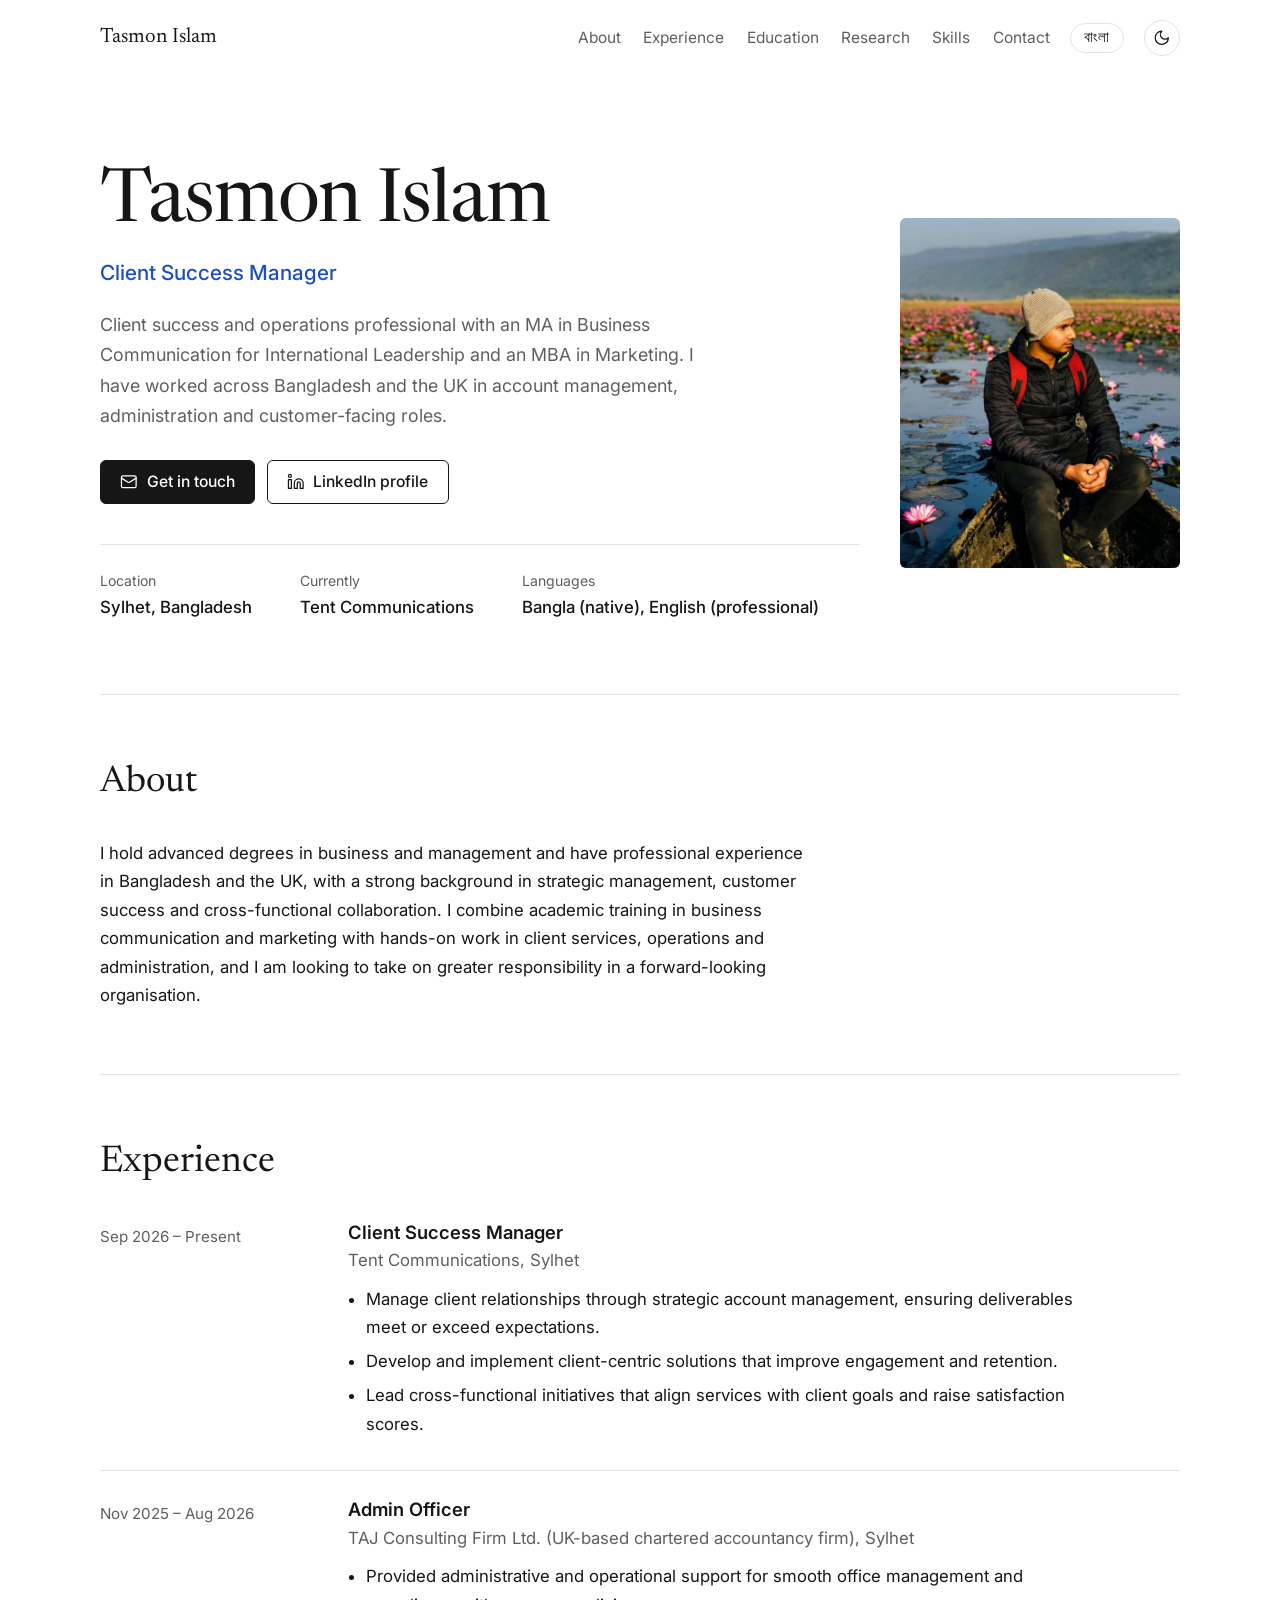
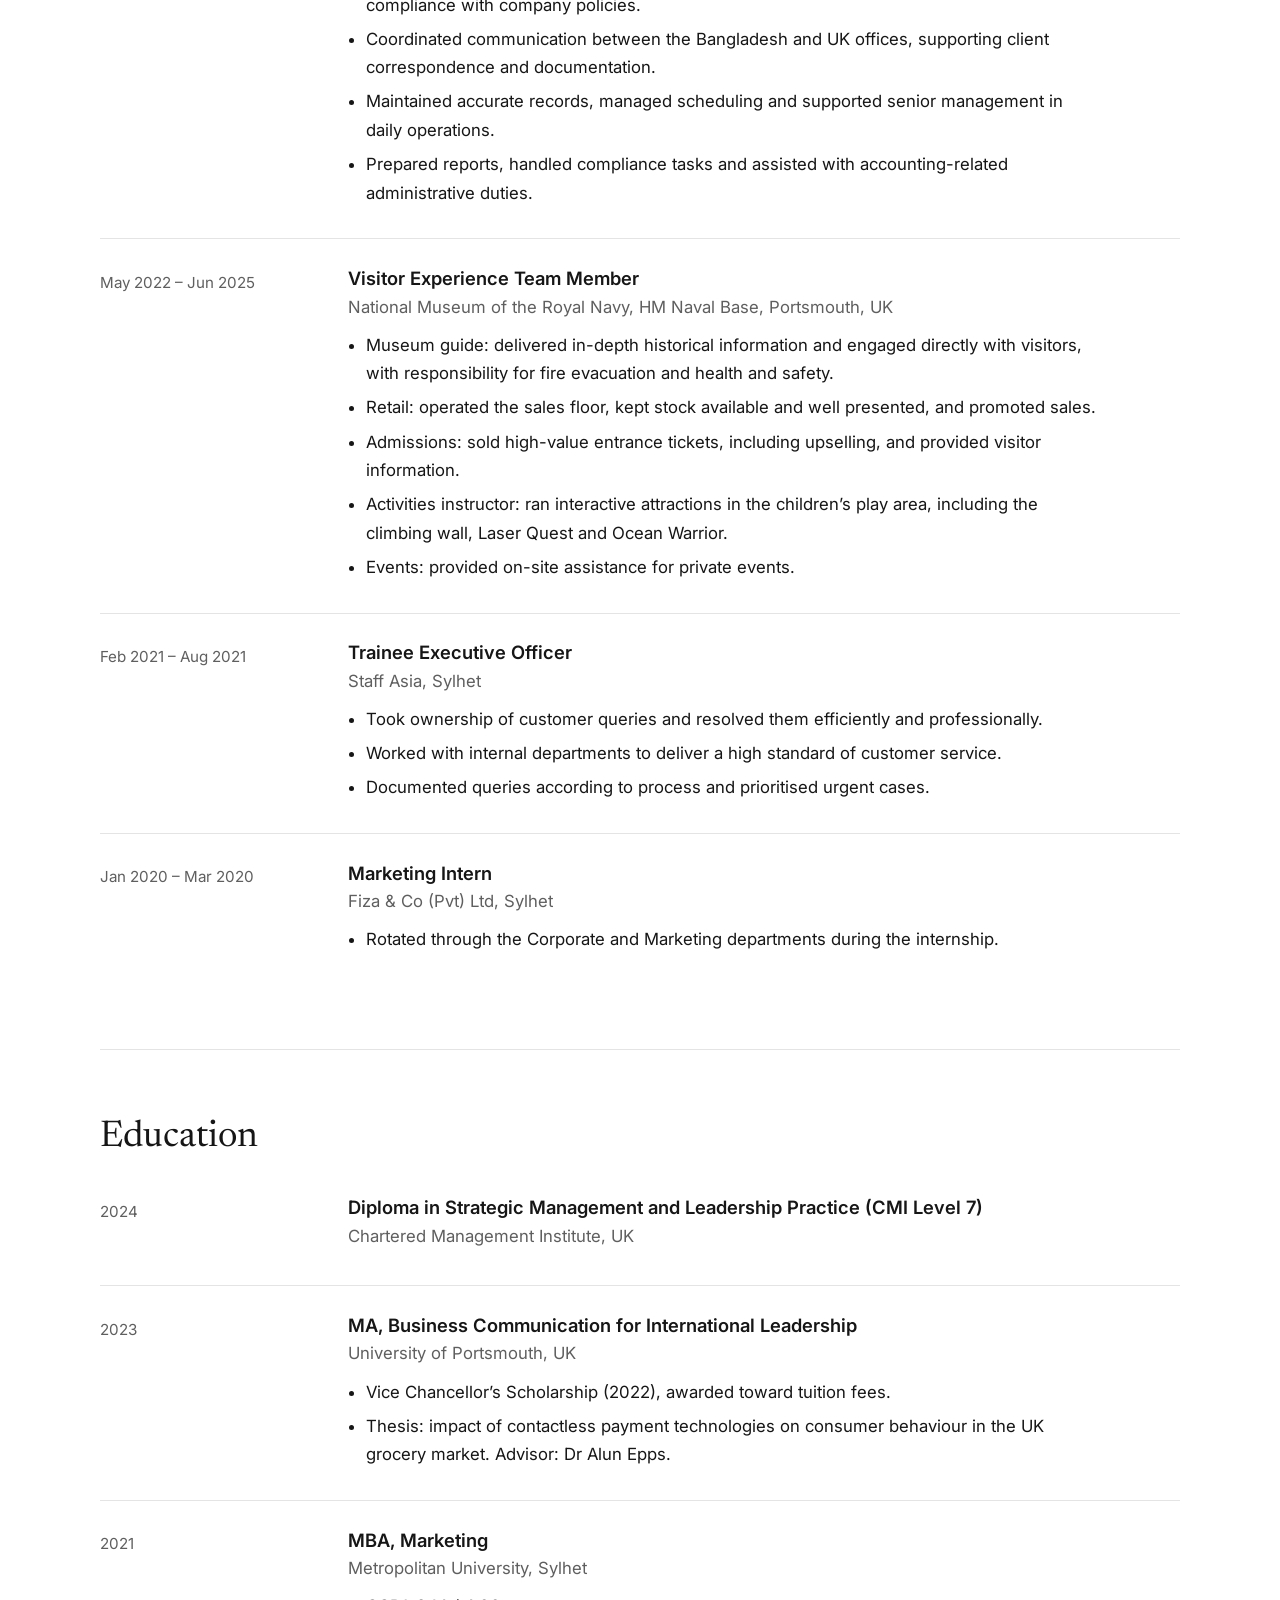
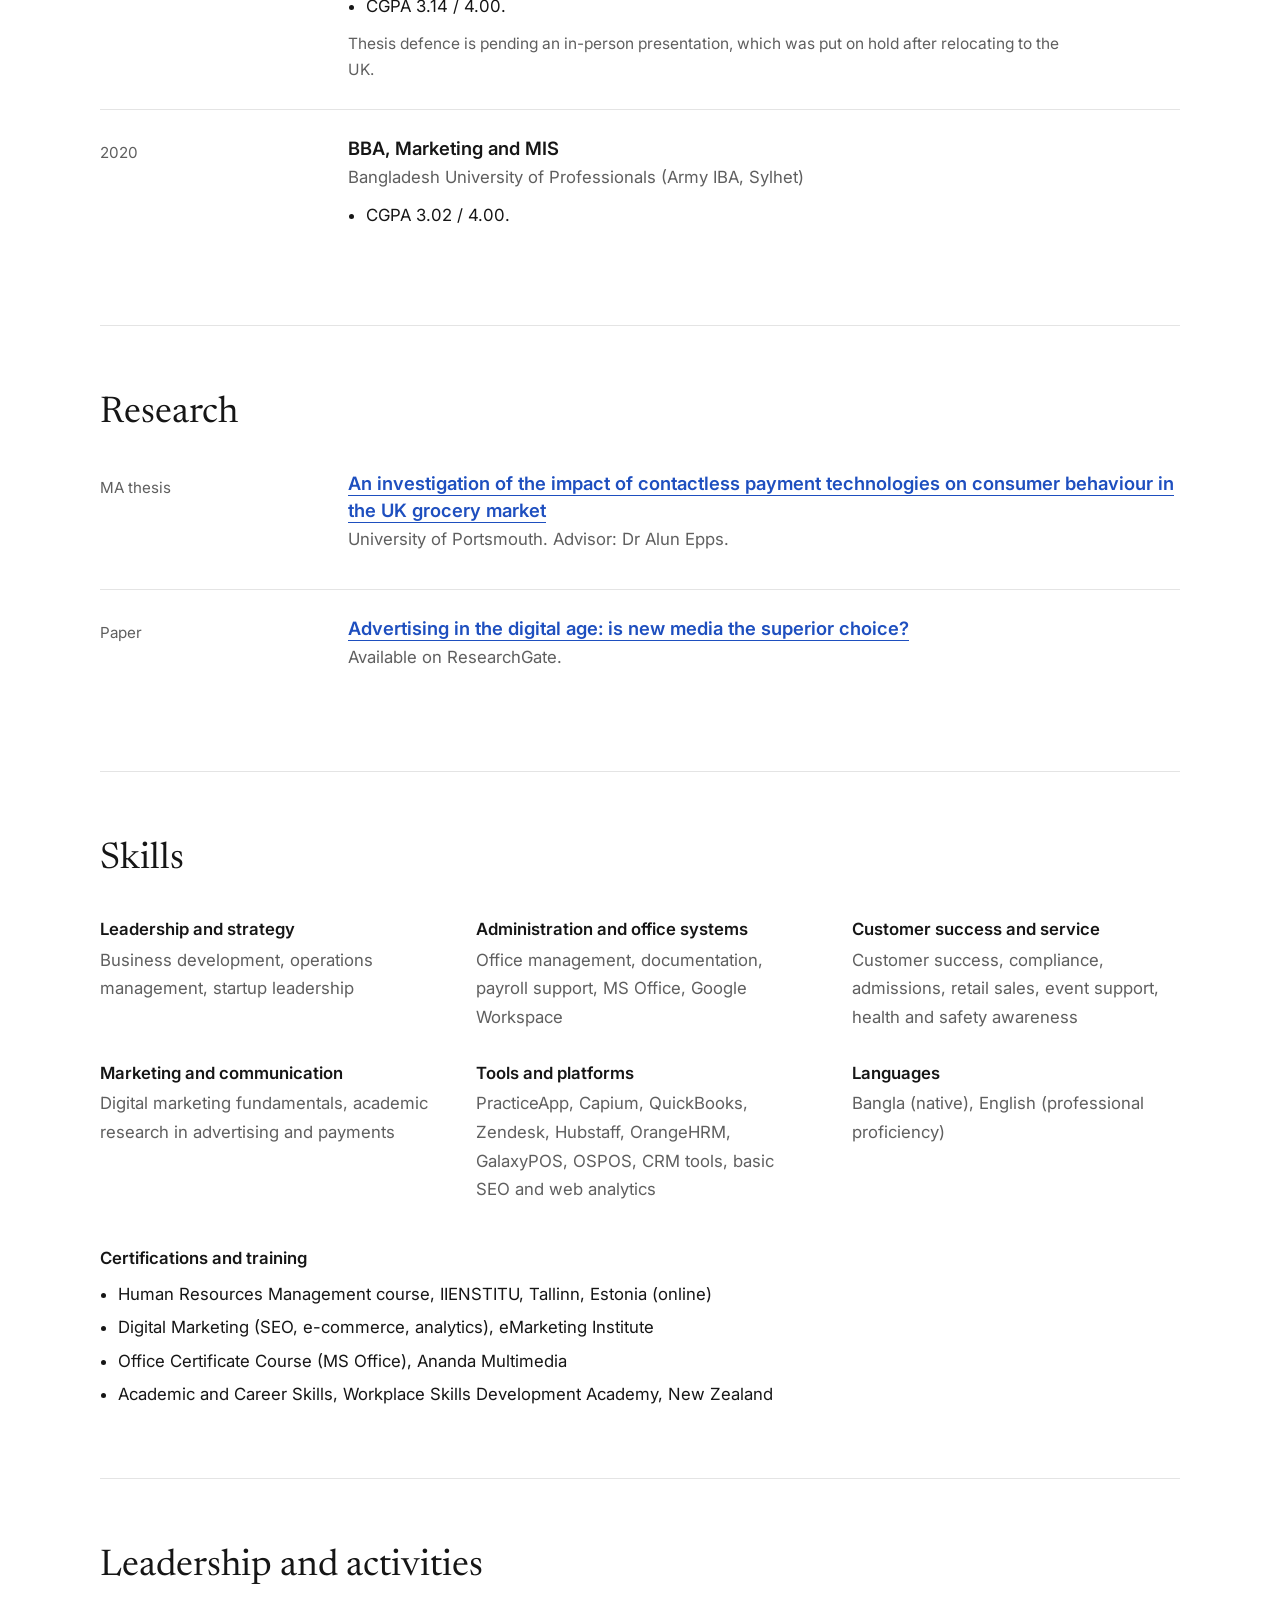
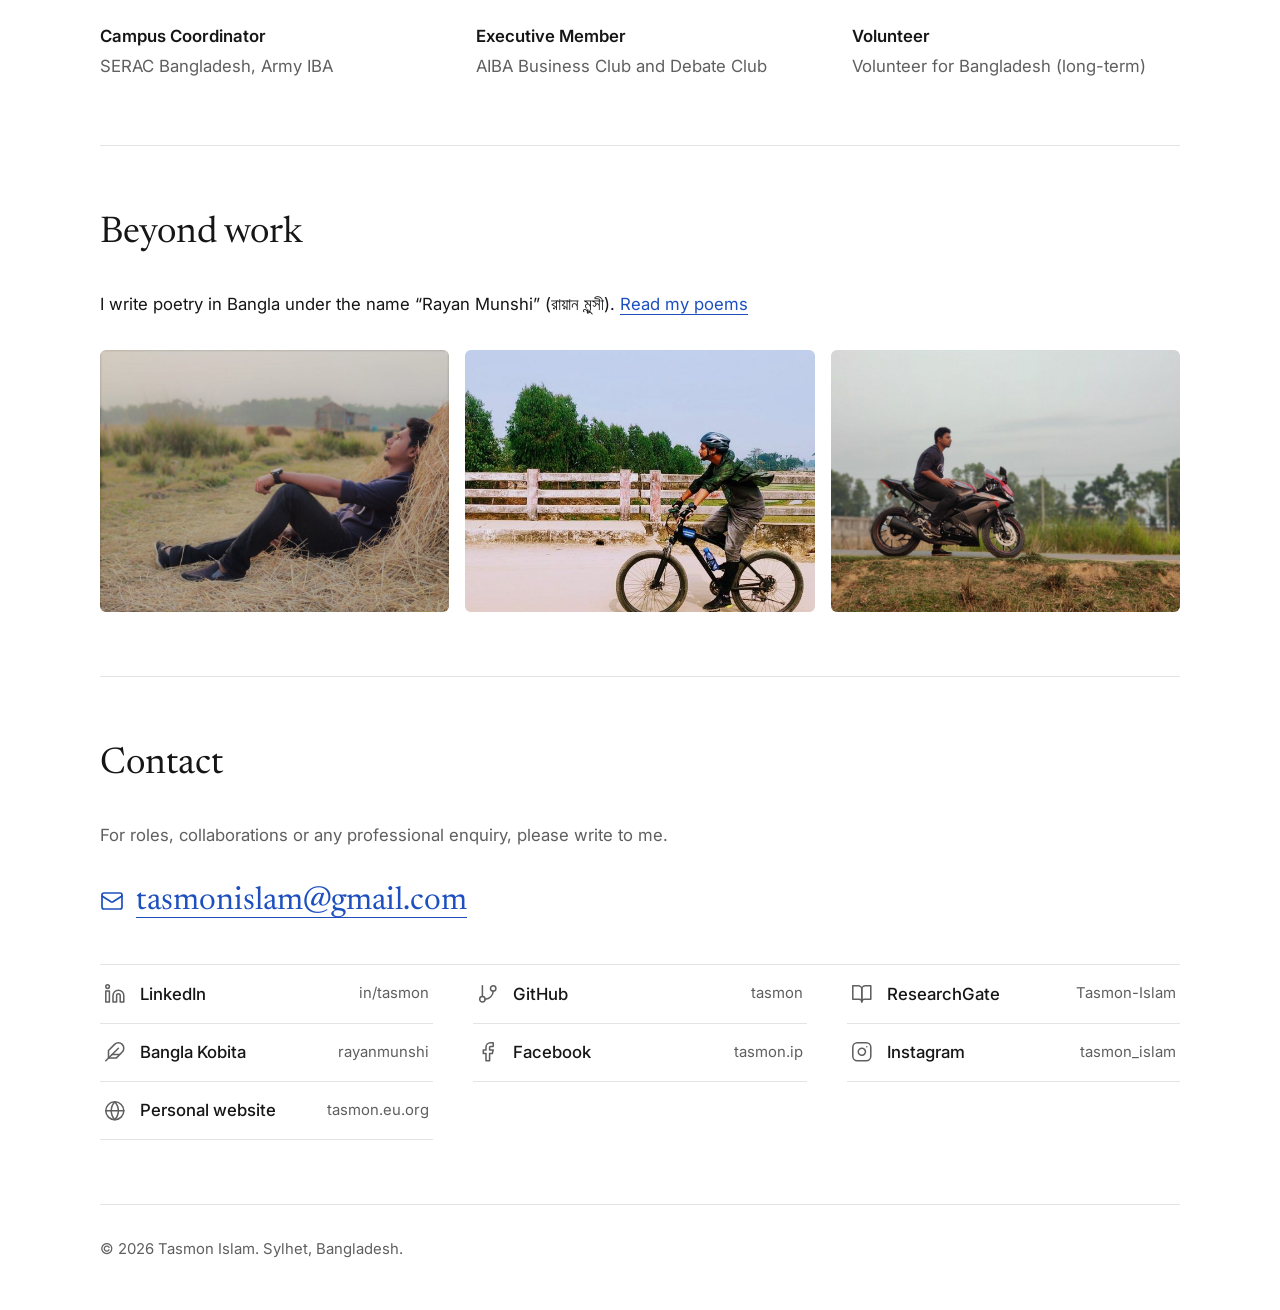
<file: index.html>
<!DOCTYPE html>
<html lang="en">
<head>
<meta charset="utf-8">
<meta name="viewport" content="width=device-width, initial-scale=1">
<title>Tasmon Islam | Client Success Manager</title>
<meta name="description" content="Tasmon Islam is a Client Success Manager in Sylhet, Bangladesh, with an MA from the University of Portsmouth and an MBA in Marketing. Experience across Bangladesh and the UK.">
<meta name="theme-color" content="#FFFFFF">
<link rel="canonical" href="https://তাসমুন.পাতা.বাংলা/">
<link rel="alternate" hreflang="en" href="https://তাসমুন.পাতা.বাংলা/">
<link rel="alternate" hreflang="bn" href="https://তাসমুন.পাতা.বাংলা/bn/">
<link rel="alternate" hreflang="x-default" href="https://তাসমুন.পাতা.বাংলা/">
<meta property="og:type" content="profile">
<meta property="og:locale" content="en_US">
<meta property="og:locale:alternate" content="bn_BD">
<meta property="og:title" content="Tasmon Islam | Client Success Manager">
<meta property="og:description" content="Tasmon Islam is a Client Success Manager in Sylhet, Bangladesh, with an MA from the University of Portsmouth and an MBA in Marketing. Experience across Bangladesh and the UK.">
<meta property="og:url" content="https://তাসমুন.পাতা.বাংলা/">
<link rel="icon" href="data:image/svg+xml,%3Csvg xmlns='http://www.w3.org/2000/svg' viewBox='0 0 64 64'%3E%3Crect width='64' height='64' rx='14' fill='%23161616'/%3E%3Ctext x='32' y='46' font-size='40' text-anchor='middle' fill='%23FFFFFF' font-family='serif'%3ET%3C/text%3E%3C/svg%3E">
<link rel="preconnect" href="https://fonts.googleapis.com">
<link rel="preconnect" href="https://fonts.gstatic.com" crossorigin>
<link href="https://fonts.googleapis.com/css2?family=Inter:wght@400;500;600&family=Newsreader:ital,wght@0,400;0,500;1,400&amp;display=swap" rel="stylesheet">
<link rel="stylesheet" href="/style.css">
<script>try{if(localStorage.getItem('theme')==='dark')document.documentElement.setAttribute('data-theme','dark')}catch(e){}</script>
<script type="application/ld+json">{"@context": "https://schema.org", "@type": "Person", "name": "Tasmon Islam", "jobTitle": "Client Success Manager", "worksFor": {"@type": "Organization", "name": "Tent Communications"}, "address": {"@type": "PostalAddress", "addressLocality": "Sylhet", "addressCountry": "BD"}, "alumniOf": ["University of Portsmouth", "Metropolitan University, Sylhet", "Bangladesh University of Professionals"], "sameAs": ["https://www.linkedin.com/in/tasmon/", "http://github.com/tasmon", "https://www.researchgate.net/profile/Tasmon-Islam", "https://tasmon.eu.org"]}</script>
</head>
<body>

<header class="wrap top">
  <a class="name" href="#top">Tasmon Islam</a>
  <div class="tools">
    <nav aria-label="Main menu"><a href="#about">About</a><a href="#experience">Experience</a><a href="#education">Education</a><a href="#research">Research</a><a href="#skills">Skills</a><a href="#contact">Contact</a></nav>
    <a class="lang" href="/bn/" hreflang="bn" lang="bn">বাংলা</a>
    <button class="theme-btn" type="button" aria-label="Switch between light and dark theme">
        <svg class="i-moon" viewBox="0 0 24 24" fill="none" stroke="currentColor" stroke-width="1.7" stroke-linecap="round" stroke-linejoin="round" aria-hidden="true"><path d="M12 3a6 6 0 0 0 9 9 9 9 0 1 1-9-9Z"/></svg>
        <svg class="i-sun" viewBox="0 0 24 24" fill="none" stroke="currentColor" stroke-width="1.7" stroke-linecap="round" stroke-linejoin="round" aria-hidden="true"><circle cx="12" cy="12" r="4"/><path d="M12 2v2M12 20v2M4.93 4.93l1.41 1.41M17.66 17.66l1.41 1.41M2 12h2M20 12h2M4.93 19.07l1.41-1.41M17.66 6.34l1.41-1.41"/></svg>
      </button>
  </div>
</header>

<main id="top">
  <section class="wrap hero">
    <div class="hero-grid">
      <div>
        <h1>Tasmon Islam</h1>
        <p class="role">Client Success Manager</p>
        <p class="summary">Client success and operations professional with an MA in Business Communication for International Leadership and an MBA in Marketing. I have worked across Bangladesh and the UK in account management, administration and customer-facing roles.</p>
        <div class="actions">
          <a class="btn primary" href="mailto:tasmonislam@gmail.com"><svg class="ico" viewBox="0 0 24 24" aria-hidden="true"><rect x="2" y="4" width="20" height="16" rx="2"/><path d="m22 7-8.97 5.7a1.94 1.94 0 0 1-2.06 0L2 7"/></svg>Get in touch</a>
          <a class="btn ghost" href="https://www.linkedin.com/in/tasmon/" rel="me noopener"><svg class="ico" viewBox="0 0 24 24" aria-hidden="true"><path d="M16 8a6 6 0 0 1 6 6v7h-4v-7a2 2 0 0 0-2-2 2 2 0 0 0-2 2v7h-4v-7a6 6 0 0 1 6-6z"/><rect x="2" y="9" width="4" height="12"/><circle cx="4" cy="4" r="2"/></svg>LinkedIn profile</a>
        </div>
        <dl class="facts"><div><dt>Location</dt><dd>Sylhet, Bangladesh</dd></div><div><dt>Currently</dt><dd>Tent Communications</dd></div><div><dt>Languages</dt><dd>Bangla (native), English (professional)</dd></div></dl>
      </div>
      <figure class="portrait"><img src="/photos/tasmon-1.jpg" alt="Portrait of Tasmon Islam" width="614" height="768" onerror="this.closest('figure').remove()"></figure>
    </div>
  </section>

  <section class="wrap sec" id="about">
    <h2>About</h2>
    <p class="about">I hold advanced degrees in business and management and have professional experience in Bangladesh and the UK, with a strong background in strategic management, customer success and cross-functional collaboration. I combine academic training in business communication and marketing with hands-on work in client services, operations and administration, and I am looking to take on greater responsibility in a forward-looking organisation.</p>
  </section>

  <section class="wrap sec" id="experience">
    <h2>Experience</h2>
    <div class="entry">
        <div class="when">Sep 2026 – Present</div>
        <div><h3>Client Success Manager</h3><p class="org">Tent Communications, Sylhet</p><ul><li>Manage client relationships through strategic account management, ensuring deliverables meet or exceed expectations.</li><li>Develop and implement client-centric solutions that improve engagement and retention.</li><li>Lead cross-functional initiatives that align services with client goals and raise satisfaction scores.</li></ul></div>
      </div><div class="entry">
        <div class="when">Nov 2025 – Aug 2026</div>
        <div><h3>Admin Officer</h3><p class="org">TAJ Consulting Firm Ltd. (UK-based chartered accountancy firm), Sylhet</p><ul><li>Provided administrative and operational support for smooth office management and compliance with company policies.</li><li>Coordinated communication between the Bangladesh and UK offices, supporting client correspondence and documentation.</li><li>Maintained accurate records, managed scheduling and supported senior management in daily operations.</li><li>Prepared reports, handled compliance tasks and assisted with accounting-related administrative duties.</li></ul></div>
      </div><div class="entry">
        <div class="when">May 2022 – Jun 2025</div>
        <div><h3>Visitor Experience Team Member</h3><p class="org">National Museum of the Royal Navy, HM Naval Base, Portsmouth, UK</p><ul><li>Museum guide: delivered in-depth historical information and engaged directly with visitors, with responsibility for fire evacuation and health and safety.</li><li>Retail: operated the sales floor, kept stock available and well presented, and promoted sales.</li><li>Admissions: sold high-value entrance tickets, including upselling, and provided visitor information.</li><li>Activities instructor: ran interactive attractions in the children’s play area, including the climbing wall, Laser Quest and Ocean Warrior.</li><li>Events: provided on-site assistance for private events.</li></ul></div>
      </div><div class="entry">
        <div class="when">Feb 2021 – Aug 2021</div>
        <div><h3>Trainee Executive Officer</h3><p class="org">Staff Asia, Sylhet</p><ul><li>Took ownership of customer queries and resolved them efficiently and professionally.</li><li>Worked with internal departments to deliver a high standard of customer service.</li><li>Documented queries according to process and prioritised urgent cases.</li></ul></div>
      </div><div class="entry">
        <div class="when">Jan 2020 – Mar 2020</div>
        <div><h3>Marketing Intern</h3><p class="org">Fiza &amp; Co (Pvt) Ltd, Sylhet</p><ul><li>Rotated through the Corporate and Marketing departments during the internship.</li></ul></div>
      </div>
  </section>

  <section class="wrap sec" id="education">
    <h2>Education</h2>
    <div class="entry">
        <div class="when">2024</div>
        <div><h3>Diploma in Strategic Management and Leadership Practice (CMI Level 7)</h3><p class="org">Chartered Management Institute, UK</p></div>
      </div><div class="entry">
        <div class="when">2023</div>
        <div><h3>MA, Business Communication for International Leadership</h3><p class="org">University of Portsmouth, UK</p><ul><li>Vice Chancellor’s Scholarship (2022), awarded toward tuition fees.</li><li>Thesis: impact of contactless payment technologies on consumer behaviour in the UK grocery market. Advisor: Dr Alun Epps.</li></ul></div>
      </div><div class="entry">
        <div class="when">2021</div>
        <div><h3>MBA, Marketing</h3><p class="org">Metropolitan University, Sylhet</p><ul><li>CGPA 3.14 / 4.00.</li></ul><p class="note">Thesis defence is pending an in-person presentation, which was put on hold after relocating to the UK.</p></div>
      </div><div class="entry">
        <div class="when">2020</div>
        <div><h3>BBA, Marketing and MIS</h3><p class="org">Bangladesh University of Professionals (Army IBA, Sylhet)</p><ul><li>CGPA 3.02 / 4.00.</li></ul></div>
      </div>
  </section>

  <section class="wrap sec" id="research">
    <h2>Research</h2>
    <div class="entry">
        <div class="when">MA thesis</div>
        <div><h3><a href="http://dx.doi.org/10.13140/RG.2.2.30650.36805" rel="noopener">An investigation of the impact of contactless payment technologies on consumer behaviour in the UK grocery market</a></h3><p class="org">University of Portsmouth. Advisor: Dr Alun Epps.</p></div>
      </div><div class="entry">
        <div class="when">Paper</div>
        <div><h3><a href="http://dx.doi.org/10.13140/RG.2.2.19047.56482" rel="noopener">Advertising in the digital age: is new media the superior choice?</a></h3><p class="org">Available on ResearchGate.</p></div>
      </div>
  </section>

  <section class="wrap sec" id="skills">
    <h2>Skills</h2>
    <dl class="bag"><div><dt>Leadership and strategy</dt><dd>Business development, operations management, startup leadership</dd></div><div><dt>Administration and office systems</dt><dd>Office management, documentation, payroll support, MS Office, Google Workspace</dd></div><div><dt>Customer success and service</dt><dd>Customer success, compliance, admissions, retail sales, event support, health and safety awareness</dd></div><div><dt>Marketing and communication</dt><dd>Digital marketing fundamentals, academic research in advertising and payments</dd></div><div><dt>Tools and platforms</dt><dd>PracticeApp, Capium, QuickBooks, Zendesk, Hubstaff, OrangeHRM, GalaxyPOS, OSPOS, CRM tools, basic SEO and web analytics</dd></div><div><dt>Languages</dt><dd>Bangla (native), English (professional proficiency)</dd></div></dl>
    <div class="cert">
      <h3>Certifications and training</h3>
      <ul><li>Human Resources Management course, IIENSTITU, Tallinn, Estonia (online)</li><li>Digital Marketing (SEO, e-commerce, analytics), eMarketing Institute</li><li>Office Certificate Course (MS Office), Ananda Multimedia</li><li>Academic and Career Skills, Workplace Skills Development Academy, New Zealand</li></ul>
    </div>
  </section>

  <section class="wrap sec" id="activities">
    <h2>Leadership and activities</h2>
    <dl class="bag"><div><dt>Campus Coordinator</dt><dd>SERAC Bangladesh, Army IBA</dd></div><div><dt>Executive Member</dt><dd>AIBA Business Club and Debate Club</dd></div><div><dt>Volunteer</dt><dd>Volunteer for Bangladesh (long-term)</dd></div></dl>
  </section>

  <section class="wrap sec" id="beyond">
    <h2>Beyond work</h2>
    <p class="beyond">I write poetry in Bangla under the name “Rayan Munshi” (রায়ান মুন্সী). <a href="https://www.bangla-kobita.com/rayanmunshi/" rel="me noopener">Read my poems</a></p>
    <div class="gallery"><figure><img src="/photos/gallery-1.jpg" alt="Tasmon resting against a haystack" loading="lazy" width="1024" height="768"></figure><figure><img src="/photos/gallery-2.jpg" alt="Tasmon cycling along a village road" loading="lazy" width="1024" height="471"></figure><figure><img src="/photos/gallery-3.jpg" alt="Tasmon on a motorbike, looking into the distance" loading="lazy" width="1024" height="768"></figure></div>
  </section>

  <section class="wrap sec" id="contact">
    <h2>Contact</h2>
    <p class="lead">For roles, collaborations or any professional enquiry, please write to me.</p>
    <div class="mail-row"><svg class="ico" viewBox="0 0 24 24" aria-hidden="true"><rect x="2" y="4" width="20" height="16" rx="2"/><path d="m22 7-8.97 5.7a1.94 1.94 0 0 1-2.06 0L2 7"/></svg><a class="mail" href="mailto:tasmonislam@gmail.com">tasmonislam@gmail.com</a></div>
    <ul class="links"><li><a href="https://www.linkedin.com/in/tasmon/" rel="me noopener"><svg class="ico" viewBox="0 0 24 24" aria-hidden="true"><path d="M16 8a6 6 0 0 1 6 6v7h-4v-7a2 2 0 0 0-2-2 2 2 0 0 0-2 2v7h-4v-7a6 6 0 0 1 6-6z"/><rect x="2" y="9" width="4" height="12"/><circle cx="4" cy="4" r="2"/></svg><b>LinkedIn</b> <span>in/tasmon</span></a></li><li><a href="http://github.com/tasmon" rel="me noopener"><svg class="ico" viewBox="0 0 24 24" aria-hidden="true"><line x1="6" y1="3" x2="6" y2="15"/><circle cx="18" cy="6" r="3"/><circle cx="6" cy="18" r="3"/><path d="M18 9a9 9 0 0 1-9 9"/></svg><b>GitHub</b> <span>tasmon</span></a></li><li><a href="https://www.researchgate.net/profile/Tasmon-Islam" rel="me noopener"><svg class="ico" viewBox="0 0 24 24" aria-hidden="true"><path d="M2 3h6a4 4 0 0 1 4 4v14a3 3 0 0 0-3-3H2z"/><path d="M22 3h-6a4 4 0 0 0-4 4v14a3 3 0 0 1 3-3h7z"/></svg><b>ResearchGate</b> <span>Tasmon-Islam</span></a></li><li><a href="https://www.bangla-kobita.com/rayanmunshi/" rel="me noopener"><svg class="ico" viewBox="0 0 24 24" aria-hidden="true"><path d="M20.24 12.24a6 6 0 0 0-8.49-8.49L5 10.5V19h8.5z"/><line x1="16" y1="8" x2="2" y2="22"/><line x1="17.5" y1="15" x2="9" y2="15"/></svg><b>Bangla Kobita</b> <span>rayanmunshi</span></a></li><li><a href="https://www.facebook.com/tasmon.ip" rel="me noopener"><svg class="ico" viewBox="0 0 24 24" aria-hidden="true"><path d="M18 2h-3a5 5 0 0 0-5 5v3H7v4h3v8h4v-8h3l1-4h-4V7a1 1 0 0 1 1-1h3z"/></svg><b>Facebook</b> <span>tasmon.ip</span></a></li><li><a href="https://www.instagram.com/tasmon_islam/" rel="me noopener"><svg class="ico" viewBox="0 0 24 24" aria-hidden="true"><rect x="2" y="2" width="20" height="20" rx="5"/><path d="M16 11.37A4 4 0 1 1 12.63 8 4 4 0 0 1 16 11.37z"/><line x1="17.5" y1="6.5" x2="17.51" y2="6.5"/></svg><b>Instagram</b> <span>tasmon_islam</span></a></li><li><a href="https://tasmon.eu.org" rel="me noopener"><svg class="ico" viewBox="0 0 24 24" aria-hidden="true"><circle cx="12" cy="12" r="10"/><line x1="2" y1="12" x2="22" y2="12"/><path d="M12 2a15.3 15.3 0 0 1 4 10 15.3 15.3 0 0 1-4 10 15.3 15.3 0 0 1-4-10 15.3 15.3 0 0 1 4-10z"/></svg><b>Personal website</b> <span>tasmon.eu.org</span></a></li></ul>
  </section>
</main>

<footer class="wrap">© 2026 Tasmon Islam. Sylhet, Bangladesh.</footer>

<script src="/theme.js" defer></script>
</body>
</html>
</file>
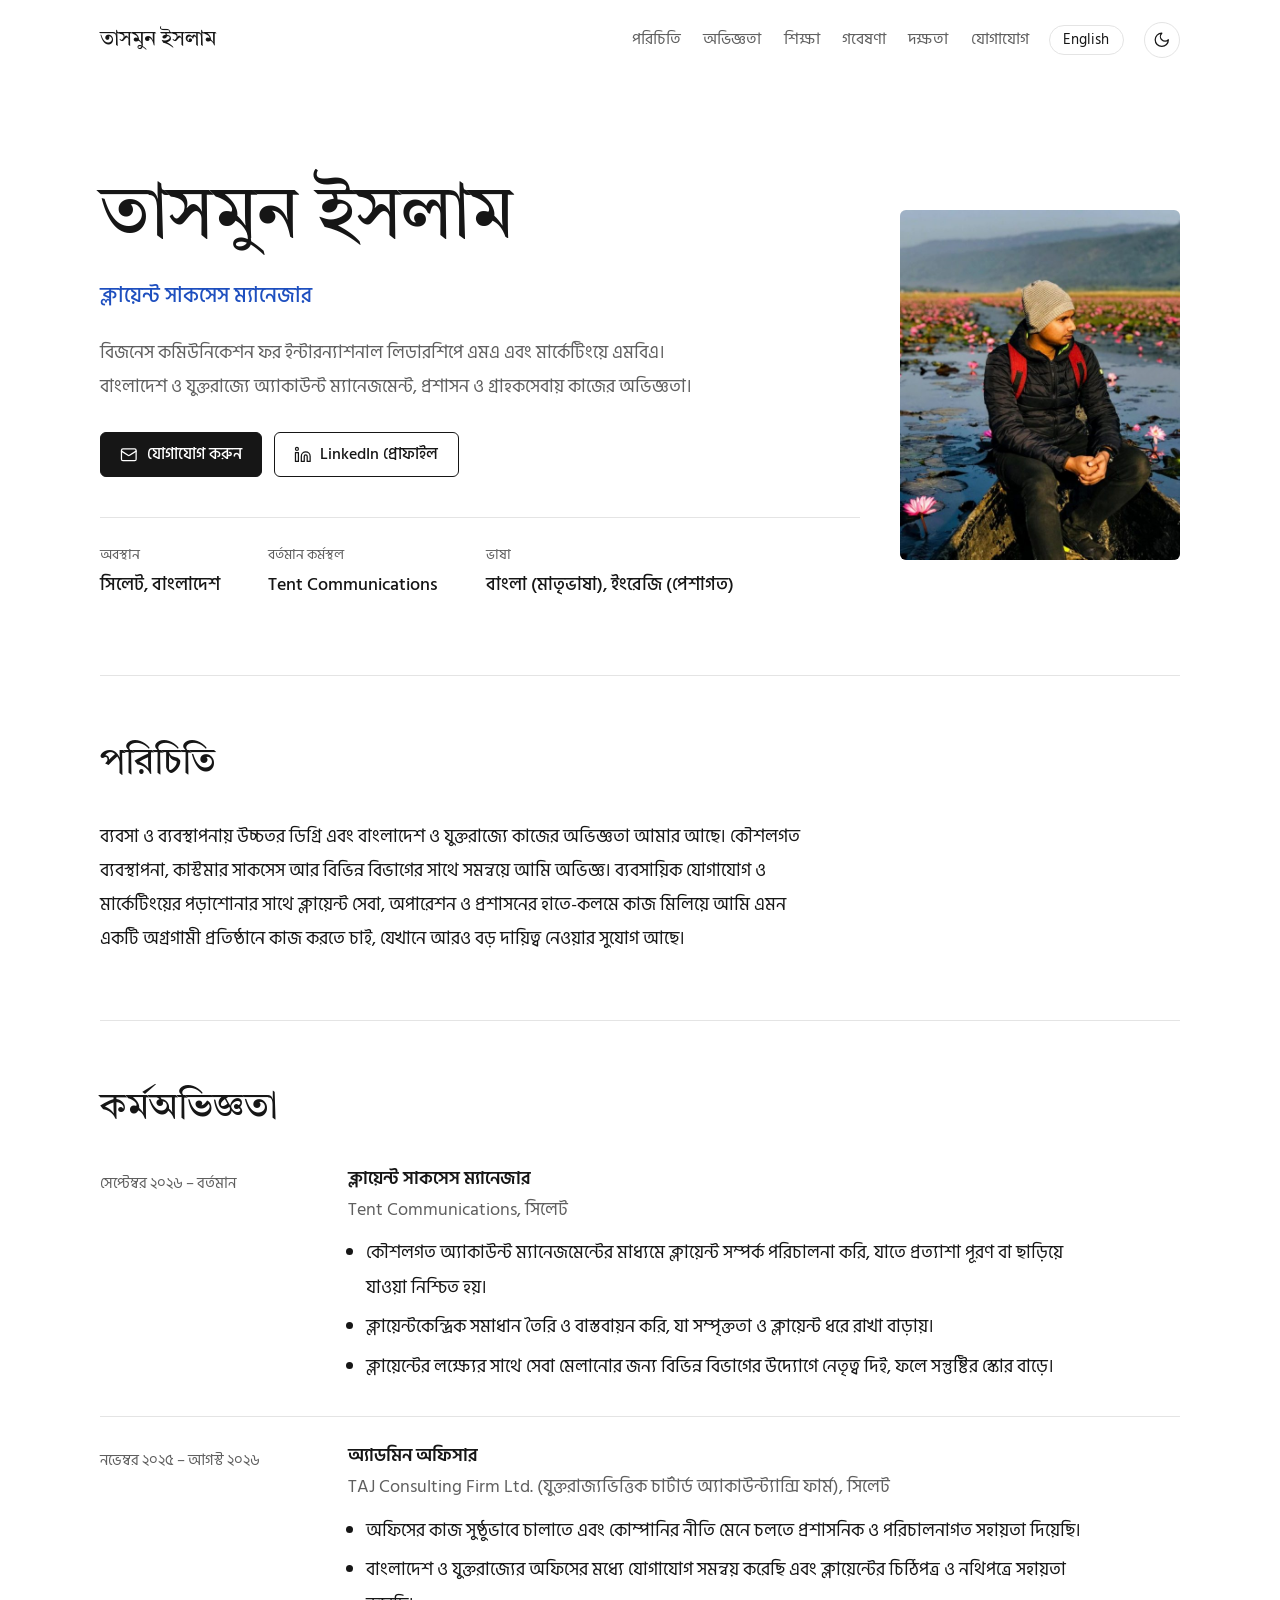
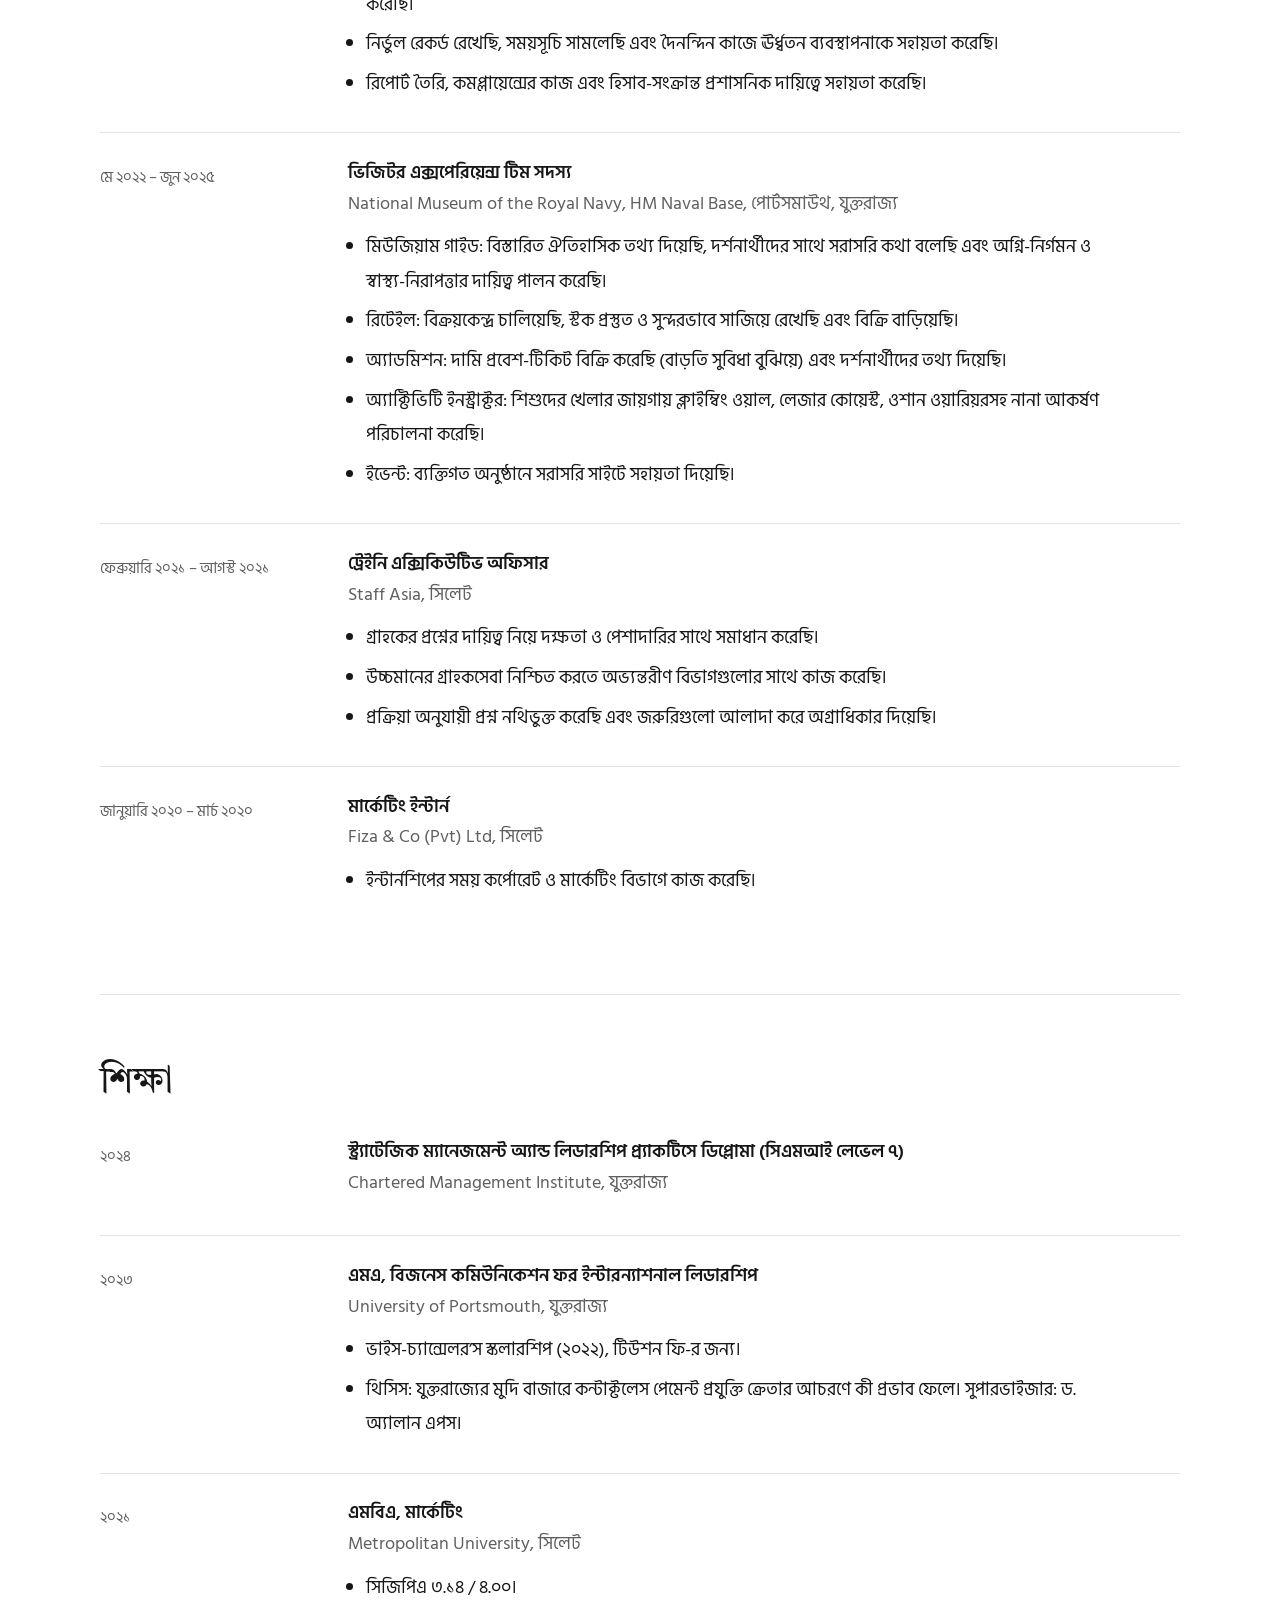
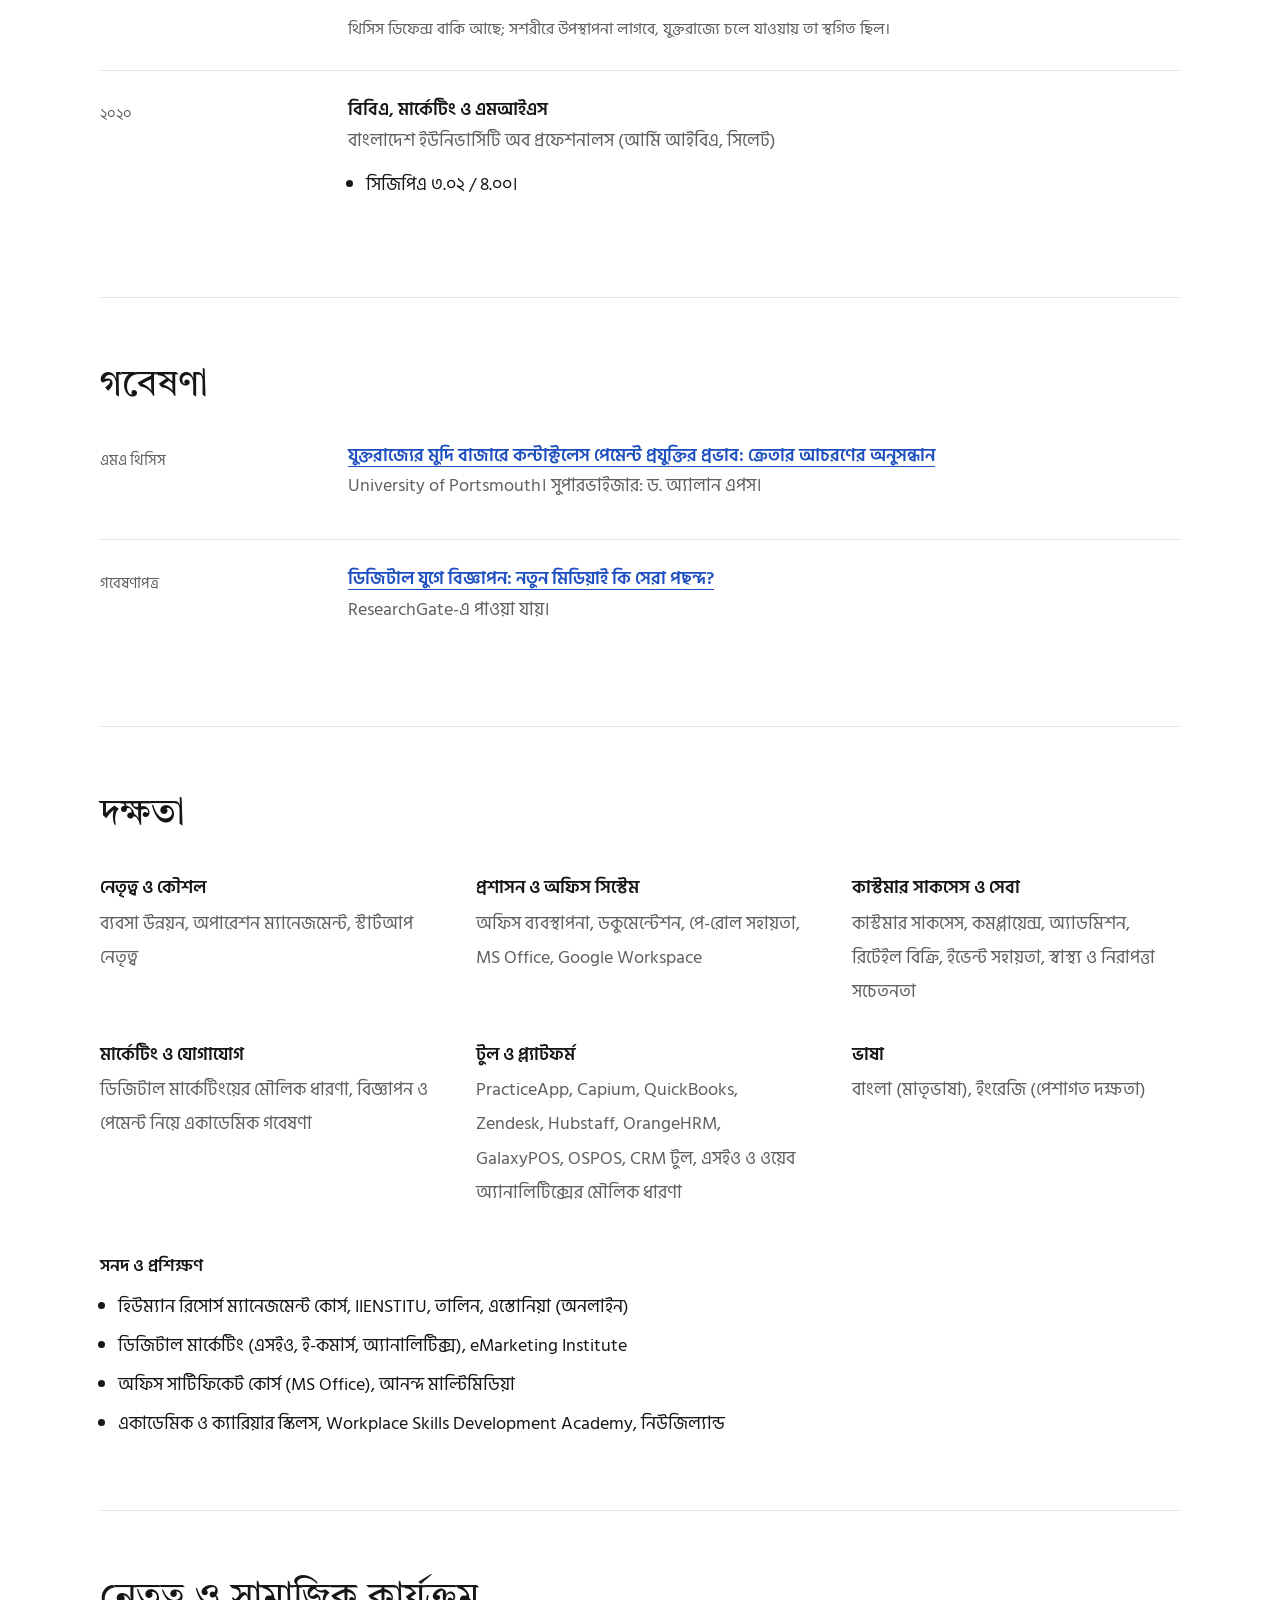
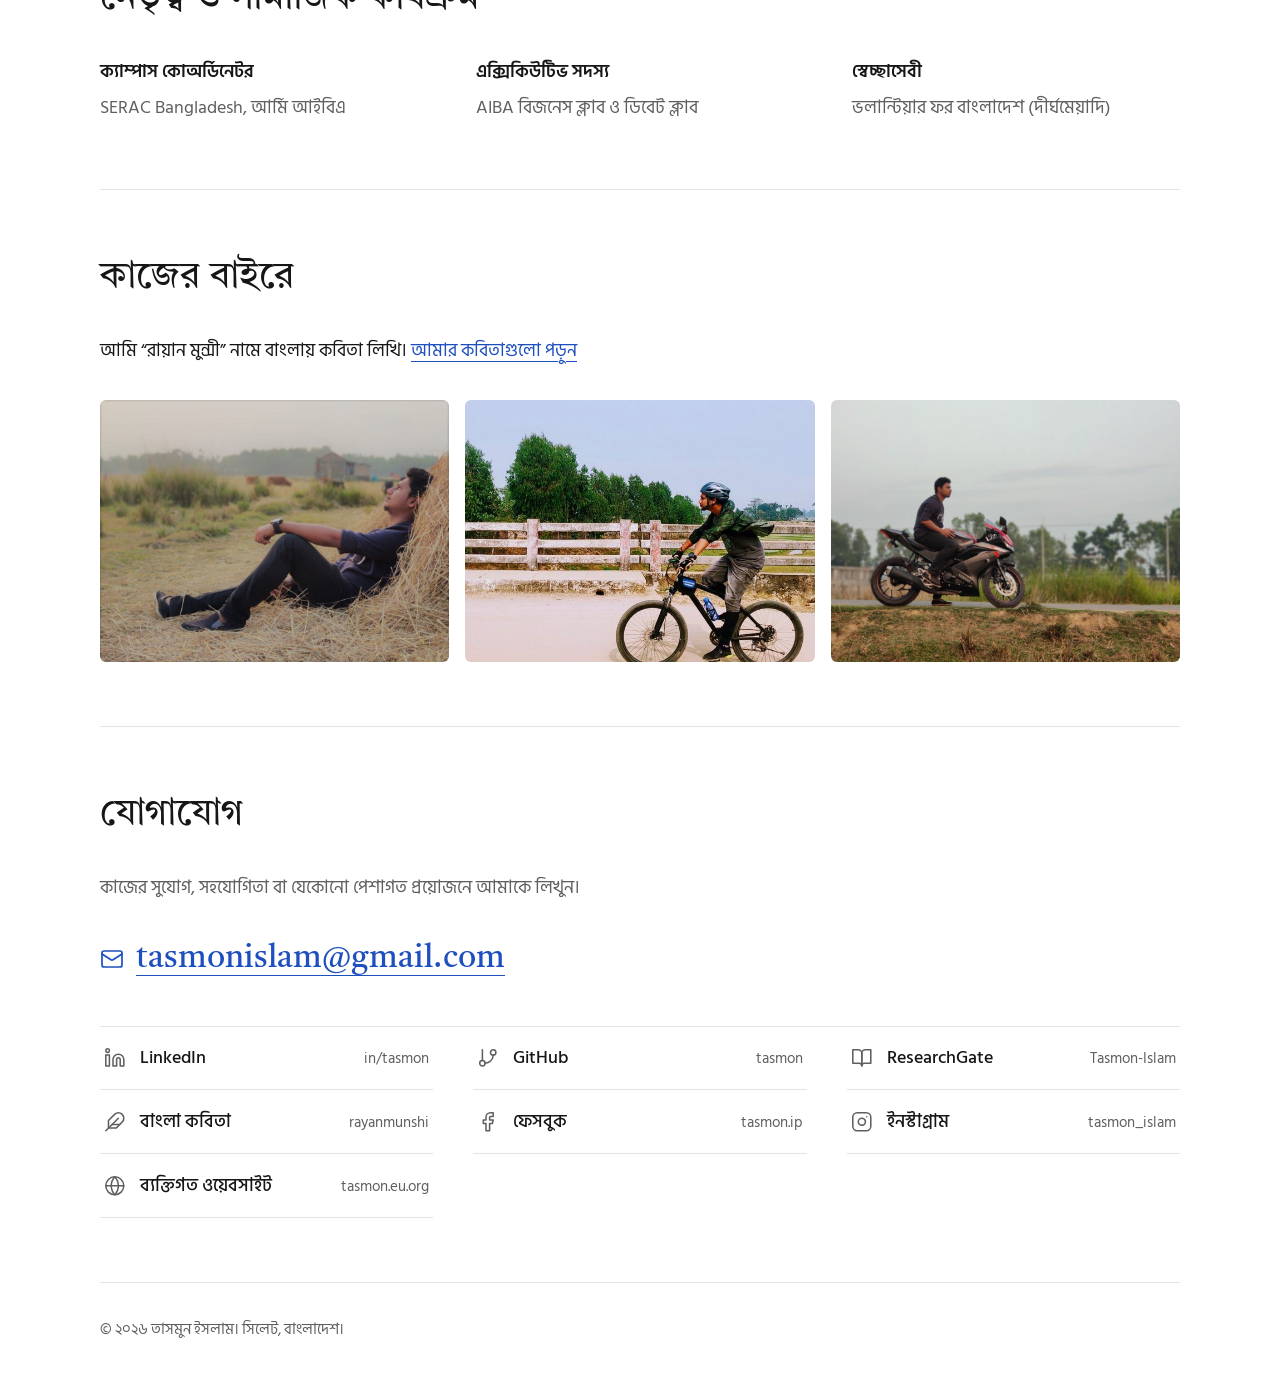
<file: bn/index.html>
<!DOCTYPE html>
<html lang="bn">
<head>
<meta charset="utf-8">
<meta name="viewport" content="width=device-width, initial-scale=1">
<title>তাসমুন ইসলাম | ক্লায়েন্ট সাকসেস ম্যানেজার</title>
<meta name="description" content="তাসমুন ইসলাম, সিলেটের ক্লায়েন্ট সাকসেস ম্যানেজার। ইউনিভার্সিটি অব পোর্টসমাউথ থেকে এমএ, মার্কেটিংয়ে এমবিএ। বাংলাদেশ ও যুক্তরাজ্যে কাজের অভিজ্ঞতা।">
<meta name="theme-color" content="#FFFFFF">
<link rel="canonical" href="https://তাসমুন.পাতা.বাংলা/bn/">
<link rel="alternate" hreflang="en" href="https://তাসমুন.পাতা.বাংলা/">
<link rel="alternate" hreflang="bn" href="https://তাসমুন.পাতা.বাংলা/bn/">
<link rel="alternate" hreflang="x-default" href="https://তাসমুন.পাতা.বাংলা/">
<meta property="og:type" content="profile">
<meta property="og:locale" content="bn_BD">
<meta property="og:locale:alternate" content="en_US">
<meta property="og:title" content="তাসমুন ইসলাম | ক্লায়েন্ট সাকসেস ম্যানেজার">
<meta property="og:description" content="তাসমুন ইসলাম, সিলেটের ক্লায়েন্ট সাকসেস ম্যানেজার। ইউনিভার্সিটি অব পোর্টসমাউথ থেকে এমএ, মার্কেটিংয়ে এমবিএ। বাংলাদেশ ও যুক্তরাজ্যে কাজের অভিজ্ঞতা।">
<meta property="og:url" content="https://তাসমুন.পাতা.বাংলা/bn/">
<link rel="icon" href="data:image/svg+xml,%3Csvg xmlns='http://www.w3.org/2000/svg' viewBox='0 0 64 64'%3E%3Crect width='64' height='64' rx='14' fill='%23161616'/%3E%3Ctext x='32' y='46' font-size='40' text-anchor='middle' fill='%23FFFFFF' font-family='serif'%3Eত%3C/text%3E%3C/svg%3E">
<link rel="preconnect" href="https://fonts.googleapis.com">
<link rel="preconnect" href="https://fonts.gstatic.com" crossorigin>
<link href="https://fonts.googleapis.com/css2?family=Hind+Siliguri:wght@400;500;600&family=Tiro+Bangla:ital@0;1&amp;display=swap" rel="stylesheet">
<link rel="stylesheet" href="/style.css">
<script>try{if(localStorage.getItem('theme')==='dark')document.documentElement.setAttribute('data-theme','dark')}catch(e){}</script>
<script type="application/ld+json">{"@context": "https://schema.org", "@type": "Person", "name": "Tasmon Islam", "jobTitle": "Client Success Manager", "worksFor": {"@type": "Organization", "name": "Tent Communications"}, "address": {"@type": "PostalAddress", "addressLocality": "Sylhet", "addressCountry": "BD"}, "alumniOf": ["University of Portsmouth", "Metropolitan University, Sylhet", "Bangladesh University of Professionals"], "sameAs": ["https://www.linkedin.com/in/tasmon/", "http://github.com/tasmon", "https://www.researchgate.net/profile/Tasmon-Islam", "https://tasmon.eu.org"]}</script>
</head>
<body>

<header class="wrap top">
  <a class="name" href="#top">তাসমুন ইসলাম</a>
  <div class="tools">
    <nav aria-label="প্রধান মেনু"><a href="#about">পরিচিতি</a><a href="#experience">অভিজ্ঞতা</a><a href="#education">শিক্ষা</a><a href="#research">গবেষণা</a><a href="#skills">দক্ষতা</a><a href="#contact">যোগাযোগ</a></nav>
    <a class="lang" href="/" hreflang="en" lang="en">English</a>
    <button class="theme-btn" type="button" aria-label="আলো বা অন্ধকার থিম বদলান">
        <svg class="i-moon" viewBox="0 0 24 24" fill="none" stroke="currentColor" stroke-width="1.7" stroke-linecap="round" stroke-linejoin="round" aria-hidden="true"><path d="M12 3a6 6 0 0 0 9 9 9 9 0 1 1-9-9Z"/></svg>
        <svg class="i-sun" viewBox="0 0 24 24" fill="none" stroke="currentColor" stroke-width="1.7" stroke-linecap="round" stroke-linejoin="round" aria-hidden="true"><circle cx="12" cy="12" r="4"/><path d="M12 2v2M12 20v2M4.93 4.93l1.41 1.41M17.66 17.66l1.41 1.41M2 12h2M20 12h2M4.93 19.07l1.41-1.41M17.66 6.34l1.41-1.41"/></svg>
      </button>
  </div>
</header>

<main id="top">
  <section class="wrap hero">
    <div class="hero-grid">
      <div>
        <h1>তাসমুন ইসলাম</h1>
        <p class="role">ক্লায়েন্ট সাকসেস ম্যানেজার</p>
        <p class="summary">বিজনেস কমিউনিকেশন ফর ইন্টারন্যাশনাল লিডারশিপে এমএ এবং মার্কেটিংয়ে এমবিএ। বাংলাদেশ ও যুক্তরাজ্যে অ্যাকাউন্ট ম্যানেজমেন্ট, প্রশাসন ও গ্রাহকসেবায় কাজের অভিজ্ঞতা।</p>
        <div class="actions">
          <a class="btn primary" href="mailto:tasmonislam@gmail.com"><svg class="ico" viewBox="0 0 24 24" aria-hidden="true"><rect x="2" y="4" width="20" height="16" rx="2"/><path d="m22 7-8.97 5.7a1.94 1.94 0 0 1-2.06 0L2 7"/></svg>যোগাযোগ করুন</a>
          <a class="btn ghost" href="https://www.linkedin.com/in/tasmon/" rel="me noopener"><svg class="ico" viewBox="0 0 24 24" aria-hidden="true"><path d="M16 8a6 6 0 0 1 6 6v7h-4v-7a2 2 0 0 0-2-2 2 2 0 0 0-2 2v7h-4v-7a6 6 0 0 1 6-6z"/><rect x="2" y="9" width="4" height="12"/><circle cx="4" cy="4" r="2"/></svg>LinkedIn প্রোফাইল</a>
        </div>
        <dl class="facts"><div><dt>অবস্থান</dt><dd>সিলেট, বাংলাদেশ</dd></div><div><dt>বর্তমান কর্মস্থল</dt><dd>Tent Communications</dd></div><div><dt>ভাষা</dt><dd>বাংলা (মাতৃভাষা), ইংরেজি (পেশাগত)</dd></div></dl>
      </div>
      <figure class="portrait"><img src="/photos/tasmon-1.jpg" alt="তাসমুন ইসলামের ছবি" width="614" height="768" onerror="this.closest('figure').remove()"></figure>
    </div>
  </section>

  <section class="wrap sec" id="about">
    <h2>পরিচিতি</h2>
    <p class="about">ব্যবসা ও ব্যবস্থাপনায় উচ্চতর ডিগ্রি এবং বাংলাদেশ ও যুক্তরাজ্যে কাজের অভিজ্ঞতা আমার আছে। কৌশলগত ব্যবস্থাপনা, কাস্টমার সাকসেস আর বিভিন্ন বিভাগের সাথে সমন্বয়ে আমি অভিজ্ঞ। ব্যবসায়িক যোগাযোগ ও মার্কেটিংয়ের পড়াশোনার সাথে ক্লায়েন্ট সেবা, অপারেশন ও প্রশাসনের হাতে-কলমে কাজ মিলিয়ে আমি এমন একটি অগ্রগামী প্রতিষ্ঠানে কাজ করতে চাই, যেখানে আরও বড় দায়িত্ব নেওয়ার সুযোগ আছে।</p>
  </section>

  <section class="wrap sec" id="experience">
    <h2>কর্মঅভিজ্ঞতা</h2>
    <div class="entry">
        <div class="when">সেপ্টেম্বর ২০২৬ – বর্তমান</div>
        <div><h3>ক্লায়েন্ট সাকসেস ম্যানেজার</h3><p class="org">Tent Communications, সিলেট</p><ul><li>কৌশলগত অ্যাকাউন্ট ম্যানেজমেন্টের মাধ্যমে ক্লায়েন্ট সম্পর্ক পরিচালনা করি, যাতে প্রত্যাশা পূরণ বা ছাড়িয়ে যাওয়া নিশ্চিত হয়।</li><li>ক্লায়েন্টকেন্দ্রিক সমাধান তৈরি ও বাস্তবায়ন করি, যা সম্পৃক্ততা ও ক্লায়েন্ট ধরে রাখা বাড়ায়।</li><li>ক্লায়েন্টের লক্ষ্যের সাথে সেবা মেলানোর জন্য বিভিন্ন বিভাগের উদ্যোগে নেতৃত্ব দিই, ফলে সন্তুষ্টির স্কোর বাড়ে।</li></ul></div>
      </div><div class="entry">
        <div class="when">নভেম্বর ২০২৫ – আগস্ট ২০২৬</div>
        <div><h3>অ্যাডমিন অফিসার</h3><p class="org">TAJ Consulting Firm Ltd. (যুক্তরাজ্যভিত্তিক চার্টার্ড অ্যাকাউন্ট্যান্সি ফার্ম), সিলেট</p><ul><li>অফিসের কাজ সুষ্ঠুভাবে চালাতে এবং কোম্পানির নীতি মেনে চলতে প্রশাসনিক ও পরিচালনাগত সহায়তা দিয়েছি।</li><li>বাংলাদেশ ও যুক্তরাজ্যের অফিসের মধ্যে যোগাযোগ সমন্বয় করেছি এবং ক্লায়েন্টের চিঠিপত্র ও নথিপত্রে সহায়তা করেছি।</li><li>নির্ভুল রেকর্ড রেখেছি, সময়সূচি সামলেছি এবং দৈনন্দিন কাজে ঊর্ধ্বতন ব্যবস্থাপনাকে সহায়তা করেছি।</li><li>রিপোর্ট তৈরি, কমপ্লায়েন্সের কাজ এবং হিসাব-সংক্রান্ত প্রশাসনিক দায়িত্বে সহায়তা করেছি।</li></ul></div>
      </div><div class="entry">
        <div class="when">মে ২০২২ – জুন ২০২৫</div>
        <div><h3>ভিজিটর এক্সপেরিয়েন্স টিম সদস্য</h3><p class="org">National Museum of the Royal Navy, HM Naval Base, পোর্টসমাউথ, যুক্তরাজ্য</p><ul><li>মিউজিয়াম গাইড: বিস্তারিত ঐতিহাসিক তথ্য দিয়েছি, দর্শনার্থীদের সাথে সরাসরি কথা বলেছি এবং অগ্নি-নির্গমন ও স্বাস্থ্য-নিরাপত্তার দায়িত্ব পালন করেছি।</li><li>রিটেইল: বিক্রয়কেন্দ্র চালিয়েছি, স্টক প্রস্তুত ও সুন্দরভাবে সাজিয়ে রেখেছি এবং বিক্রি বাড়িয়েছি।</li><li>অ্যাডমিশন: দামি প্রবেশ-টিকিট বিক্রি করেছি (বাড়তি সুবিধা বুঝিয়ে) এবং দর্শনার্থীদের তথ্য দিয়েছি।</li><li>অ্যাক্টিভিটি ইনস্ট্রাক্টর: শিশুদের খেলার জায়গায় ক্লাইম্বিং ওয়াল, লেজার কোয়েস্ট, ওশান ওয়ারিয়রসহ নানা আকর্ষণ পরিচালনা করেছি।</li><li>ইভেন্ট: ব্যক্তিগত অনুষ্ঠানে সরাসরি সাইটে সহায়তা দিয়েছি।</li></ul></div>
      </div><div class="entry">
        <div class="when">ফেব্রুয়ারি ২০২১ – আগস্ট ২০২১</div>
        <div><h3>ট্রেইনি এক্সিকিউটিভ অফিসার</h3><p class="org">Staff Asia, সিলেট</p><ul><li>গ্রাহকের প্রশ্নের দায়িত্ব নিয়ে দক্ষতা ও পেশাদারির সাথে সমাধান করেছি।</li><li>উচ্চমানের গ্রাহকসেবা নিশ্চিত করতে অভ্যন্তরীণ বিভাগগুলোর সাথে কাজ করেছি।</li><li>প্রক্রিয়া অনুযায়ী প্রশ্ন নথিভুক্ত করেছি এবং জরুরিগুলো আলাদা করে অগ্রাধিকার দিয়েছি।</li></ul></div>
      </div><div class="entry">
        <div class="when">জানুয়ারি ২০২০ – মার্চ ২০২০</div>
        <div><h3>মার্কেটিং ইন্টার্ন</h3><p class="org">Fiza &amp; Co (Pvt) Ltd, সিলেট</p><ul><li>ইন্টার্নশিপের সময় কর্পোরেট ও মার্কেটিং বিভাগে কাজ করেছি।</li></ul></div>
      </div>
  </section>

  <section class="wrap sec" id="education">
    <h2>শিক্ষা</h2>
    <div class="entry">
        <div class="when">২০২৪</div>
        <div><h3>স্ট্র্যাটেজিক ম্যানেজমেন্ট অ্যান্ড লিডারশিপ প্র্যাকটিসে ডিপ্লোমা (সিএমআই লেভেল ৭)</h3><p class="org">Chartered Management Institute, যুক্তরাজ্য</p></div>
      </div><div class="entry">
        <div class="when">২০২৩</div>
        <div><h3>এমএ, বিজনেস কমিউনিকেশন ফর ইন্টারন্যাশনাল লিডারশিপ</h3><p class="org">University of Portsmouth, যুক্তরাজ্য</p><ul><li>ভাইস-চ্যান্সেলর’স স্কলারশিপ (২০২২), টিউশন ফি-র জন্য।</li><li>থিসিস: যুক্তরাজ্যের মুদি বাজারে কন্টাক্টলেস পেমেন্ট প্রযুক্তি ক্রেতার আচরণে কী প্রভাব ফেলে। সুপারভাইজার: ড. অ্যালান এপস।</li></ul></div>
      </div><div class="entry">
        <div class="when">২০২১</div>
        <div><h3>এমবিএ, মার্কেটিং</h3><p class="org">Metropolitan University, সিলেট</p><ul><li>সিজিপিএ ৩.১৪ / ৪.০০।</li></ul><p class="note">থিসিস ডিফেন্স বাকি আছে; সশরীরে উপস্থাপনা লাগবে, যুক্তরাজ্যে চলে যাওয়ায় তা স্থগিত ছিল।</p></div>
      </div><div class="entry">
        <div class="when">২০২০</div>
        <div><h3>বিবিএ, মার্কেটিং ও এমআইএস</h3><p class="org">বাংলাদেশ ইউনিভার্সিটি অব প্রফেশনালস (আর্মি আইবিএ, সিলেট)</p><ul><li>সিজিপিএ ৩.০২ / ৪.০০।</li></ul></div>
      </div>
  </section>

  <section class="wrap sec" id="research">
    <h2>গবেষণা</h2>
    <div class="entry">
        <div class="when">এমএ থিসিস</div>
        <div><h3><a href="http://dx.doi.org/10.13140/RG.2.2.30650.36805" rel="noopener">যুক্তরাজ্যের মুদি বাজারে কন্টাক্টলেস পেমেন্ট প্রযুক্তির প্রভাব: ক্রেতার আচরণের অনুসন্ধান</a></h3><p class="org">University of Portsmouth। সুপারভাইজার: ড. অ্যালান এপস।</p></div>
      </div><div class="entry">
        <div class="when">গবেষণাপত্র</div>
        <div><h3><a href="http://dx.doi.org/10.13140/RG.2.2.19047.56482" rel="noopener">ডিজিটাল যুগে বিজ্ঞাপন: নতুন মিডিয়াই কি সেরা পছন্দ?</a></h3><p class="org">ResearchGate-এ পাওয়া যায়।</p></div>
      </div>
  </section>

  <section class="wrap sec" id="skills">
    <h2>দক্ষতা</h2>
    <dl class="bag"><div><dt>নেতৃত্ব ও কৌশল</dt><dd>ব্যবসা উন্নয়ন, অপারেশন ম্যানেজমেন্ট, স্টার্টআপ নেতৃত্ব</dd></div><div><dt>প্রশাসন ও অফিস সিস্টেম</dt><dd>অফিস ব্যবস্থাপনা, ডকুমেন্টেশন, পে-রোল সহায়তা, MS Office, Google Workspace</dd></div><div><dt>কাস্টমার সাকসেস ও সেবা</dt><dd>কাস্টমার সাকসেস, কমপ্লায়েন্স, অ্যাডমিশন, রিটেইল বিক্রি, ইভেন্ট সহায়তা, স্বাস্থ্য ও নিরাপত্তা সচেতনতা</dd></div><div><dt>মার্কেটিং ও যোগাযোগ</dt><dd>ডিজিটাল মার্কেটিংয়ের মৌলিক ধারণা, বিজ্ঞাপন ও পেমেন্ট নিয়ে একাডেমিক গবেষণা</dd></div><div><dt>টুল ও প্ল্যাটফর্ম</dt><dd>PracticeApp, Capium, QuickBooks, Zendesk, Hubstaff, OrangeHRM, GalaxyPOS, OSPOS, CRM টুল, এসইও ও ওয়েব অ্যানালিটিক্সের মৌলিক ধারণা</dd></div><div><dt>ভাষা</dt><dd>বাংলা (মাতৃভাষা), ইংরেজি (পেশাগত দক্ষতা)</dd></div></dl>
    <div class="cert">
      <h3>সনদ ও প্রশিক্ষণ</h3>
      <ul><li>হিউম্যান রিসোর্স ম্যানেজমেন্ট কোর্স, IIENSTITU, তালিন, এস্তোনিয়া (অনলাইন)</li><li>ডিজিটাল মার্কেটিং (এসইও, ই-কমার্স, অ্যানালিটিক্স), eMarketing Institute</li><li>অফিস সার্টিফিকেট কোর্স (MS Office), আনন্দ মাল্টিমিডিয়া</li><li>একাডেমিক ও ক্যারিয়ার স্কিলস, Workplace Skills Development Academy, নিউজিল্যান্ড</li></ul>
    </div>
  </section>

  <section class="wrap sec" id="activities">
    <h2>নেতৃত্ব ও সামাজিক কার্যক্রম</h2>
    <dl class="bag"><div><dt>ক্যাম্পাস কোঅর্ডিনেটর</dt><dd>SERAC Bangladesh, আর্মি আইবিএ</dd></div><div><dt>এক্সিকিউটিভ সদস্য</dt><dd>AIBA বিজনেস ক্লাব ও ডিবেট ক্লাব</dd></div><div><dt>স্বেচ্ছাসেবী</dt><dd>ভলান্টিয়ার ফর বাংলাদেশ (দীর্ঘমেয়াদি)</dd></div></dl>
  </section>

  <section class="wrap sec" id="beyond">
    <h2>কাজের বাইরে</h2>
    <p class="beyond">আমি “রায়ান মুন্সী” নামে বাংলায় কবিতা লিখি। <a href="https://www.bangla-kobita.com/rayanmunshi/" rel="me noopener">আমার কবিতাগুলো পড়ুন</a></p>
    <div class="gallery"><figure><img src="/photos/gallery-1.jpg" alt="খড়ের গাদায় হেলান দিয়ে বসে আছেন তাসমুন" loading="lazy" width="1024" height="768"></figure><figure><img src="/photos/gallery-2.jpg" alt="গ্রামের রাস্তায় সাইকেল চালাচ্ছেন তাসমুন" loading="lazy" width="1024" height="471"></figure><figure><img src="/photos/gallery-3.jpg" alt="মোটরবাইকে বসে দূরে তাকিয়ে আছেন তাসমুন" loading="lazy" width="1024" height="768"></figure></div>
  </section>

  <section class="wrap sec" id="contact">
    <h2>যোগাযোগ</h2>
    <p class="lead">কাজের সুযোগ, সহযোগিতা বা যেকোনো পেশাগত প্রয়োজনে আমাকে লিখুন।</p>
    <div class="mail-row"><svg class="ico" viewBox="0 0 24 24" aria-hidden="true"><rect x="2" y="4" width="20" height="16" rx="2"/><path d="m22 7-8.97 5.7a1.94 1.94 0 0 1-2.06 0L2 7"/></svg><a class="mail" href="mailto:tasmonislam@gmail.com">tasmonislam@gmail.com</a></div>
    <ul class="links"><li><a href="https://www.linkedin.com/in/tasmon/" rel="me noopener"><svg class="ico" viewBox="0 0 24 24" aria-hidden="true"><path d="M16 8a6 6 0 0 1 6 6v7h-4v-7a2 2 0 0 0-2-2 2 2 0 0 0-2 2v7h-4v-7a6 6 0 0 1 6-6z"/><rect x="2" y="9" width="4" height="12"/><circle cx="4" cy="4" r="2"/></svg><b>LinkedIn</b> <span>in/tasmon</span></a></li><li><a href="http://github.com/tasmon" rel="me noopener"><svg class="ico" viewBox="0 0 24 24" aria-hidden="true"><line x1="6" y1="3" x2="6" y2="15"/><circle cx="18" cy="6" r="3"/><circle cx="6" cy="18" r="3"/><path d="M18 9a9 9 0 0 1-9 9"/></svg><b>GitHub</b> <span>tasmon</span></a></li><li><a href="https://www.researchgate.net/profile/Tasmon-Islam" rel="me noopener"><svg class="ico" viewBox="0 0 24 24" aria-hidden="true"><path d="M2 3h6a4 4 0 0 1 4 4v14a3 3 0 0 0-3-3H2z"/><path d="M22 3h-6a4 4 0 0 0-4 4v14a3 3 0 0 1 3-3h7z"/></svg><b>ResearchGate</b> <span>Tasmon-Islam</span></a></li><li><a href="https://www.bangla-kobita.com/rayanmunshi/" rel="me noopener"><svg class="ico" viewBox="0 0 24 24" aria-hidden="true"><path d="M20.24 12.24a6 6 0 0 0-8.49-8.49L5 10.5V19h8.5z"/><line x1="16" y1="8" x2="2" y2="22"/><line x1="17.5" y1="15" x2="9" y2="15"/></svg><b>বাংলা কবিতা</b> <span>rayanmunshi</span></a></li><li><a href="https://www.facebook.com/tasmon.ip" rel="me noopener"><svg class="ico" viewBox="0 0 24 24" aria-hidden="true"><path d="M18 2h-3a5 5 0 0 0-5 5v3H7v4h3v8h4v-8h3l1-4h-4V7a1 1 0 0 1 1-1h3z"/></svg><b>ফেসবুক</b> <span>tasmon.ip</span></a></li><li><a href="https://www.instagram.com/tasmon_islam/" rel="me noopener"><svg class="ico" viewBox="0 0 24 24" aria-hidden="true"><rect x="2" y="2" width="20" height="20" rx="5"/><path d="M16 11.37A4 4 0 1 1 12.63 8 4 4 0 0 1 16 11.37z"/><line x1="17.5" y1="6.5" x2="17.51" y2="6.5"/></svg><b>ইনস্টাগ্রাম</b> <span>tasmon_islam</span></a></li><li><a href="https://tasmon.eu.org" rel="me noopener"><svg class="ico" viewBox="0 0 24 24" aria-hidden="true"><circle cx="12" cy="12" r="10"/><line x1="2" y1="12" x2="22" y2="12"/><path d="M12 2a15.3 15.3 0 0 1 4 10 15.3 15.3 0 0 1-4 10 15.3 15.3 0 0 1-4-10 15.3 15.3 0 0 1 4-10z"/></svg><b>ব্যক্তিগত ওয়েবসাইট</b> <span>tasmon.eu.org</span></a></li></ul>
  </section>
</main>

<footer class="wrap">© ২০২৬ তাসমুন ইসলাম। সিলেট, বাংলাদেশ।</footer>

<script src="/theme.js" defer></script>
</body>
</html>
</file>
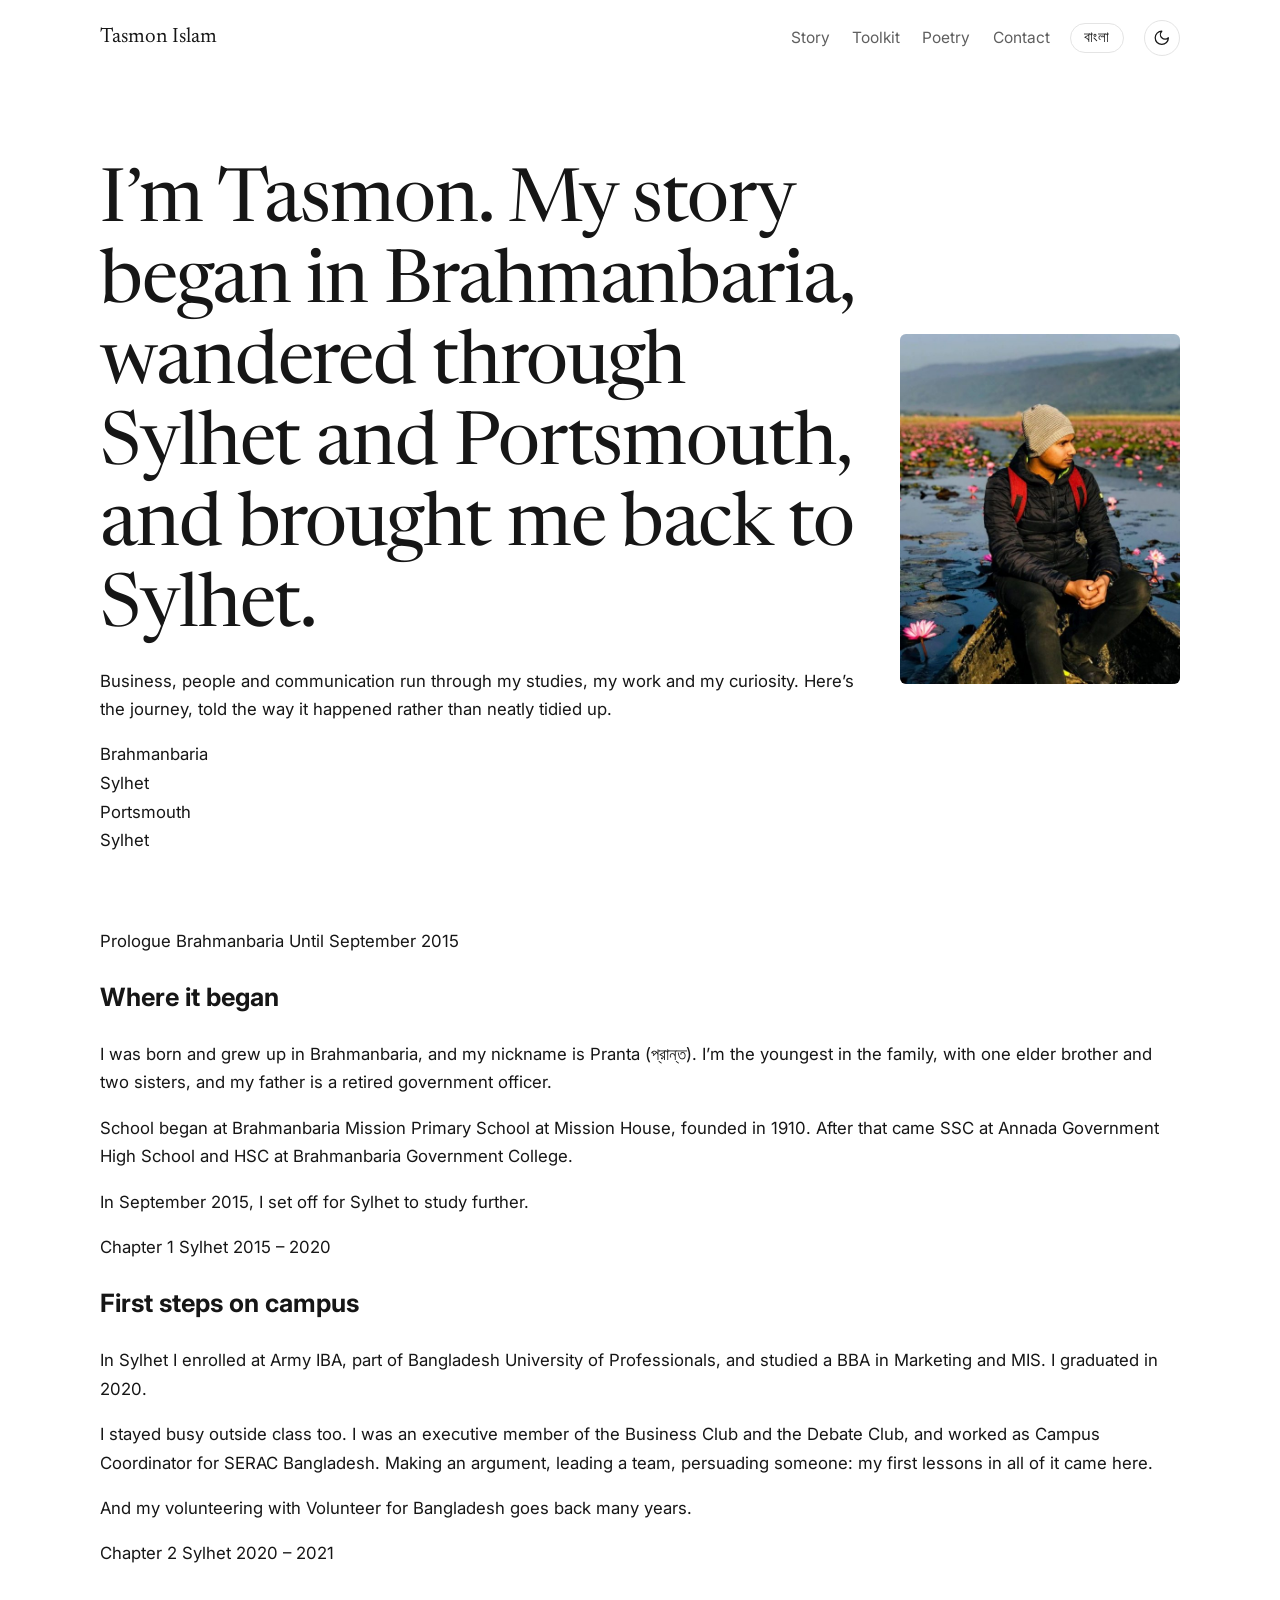
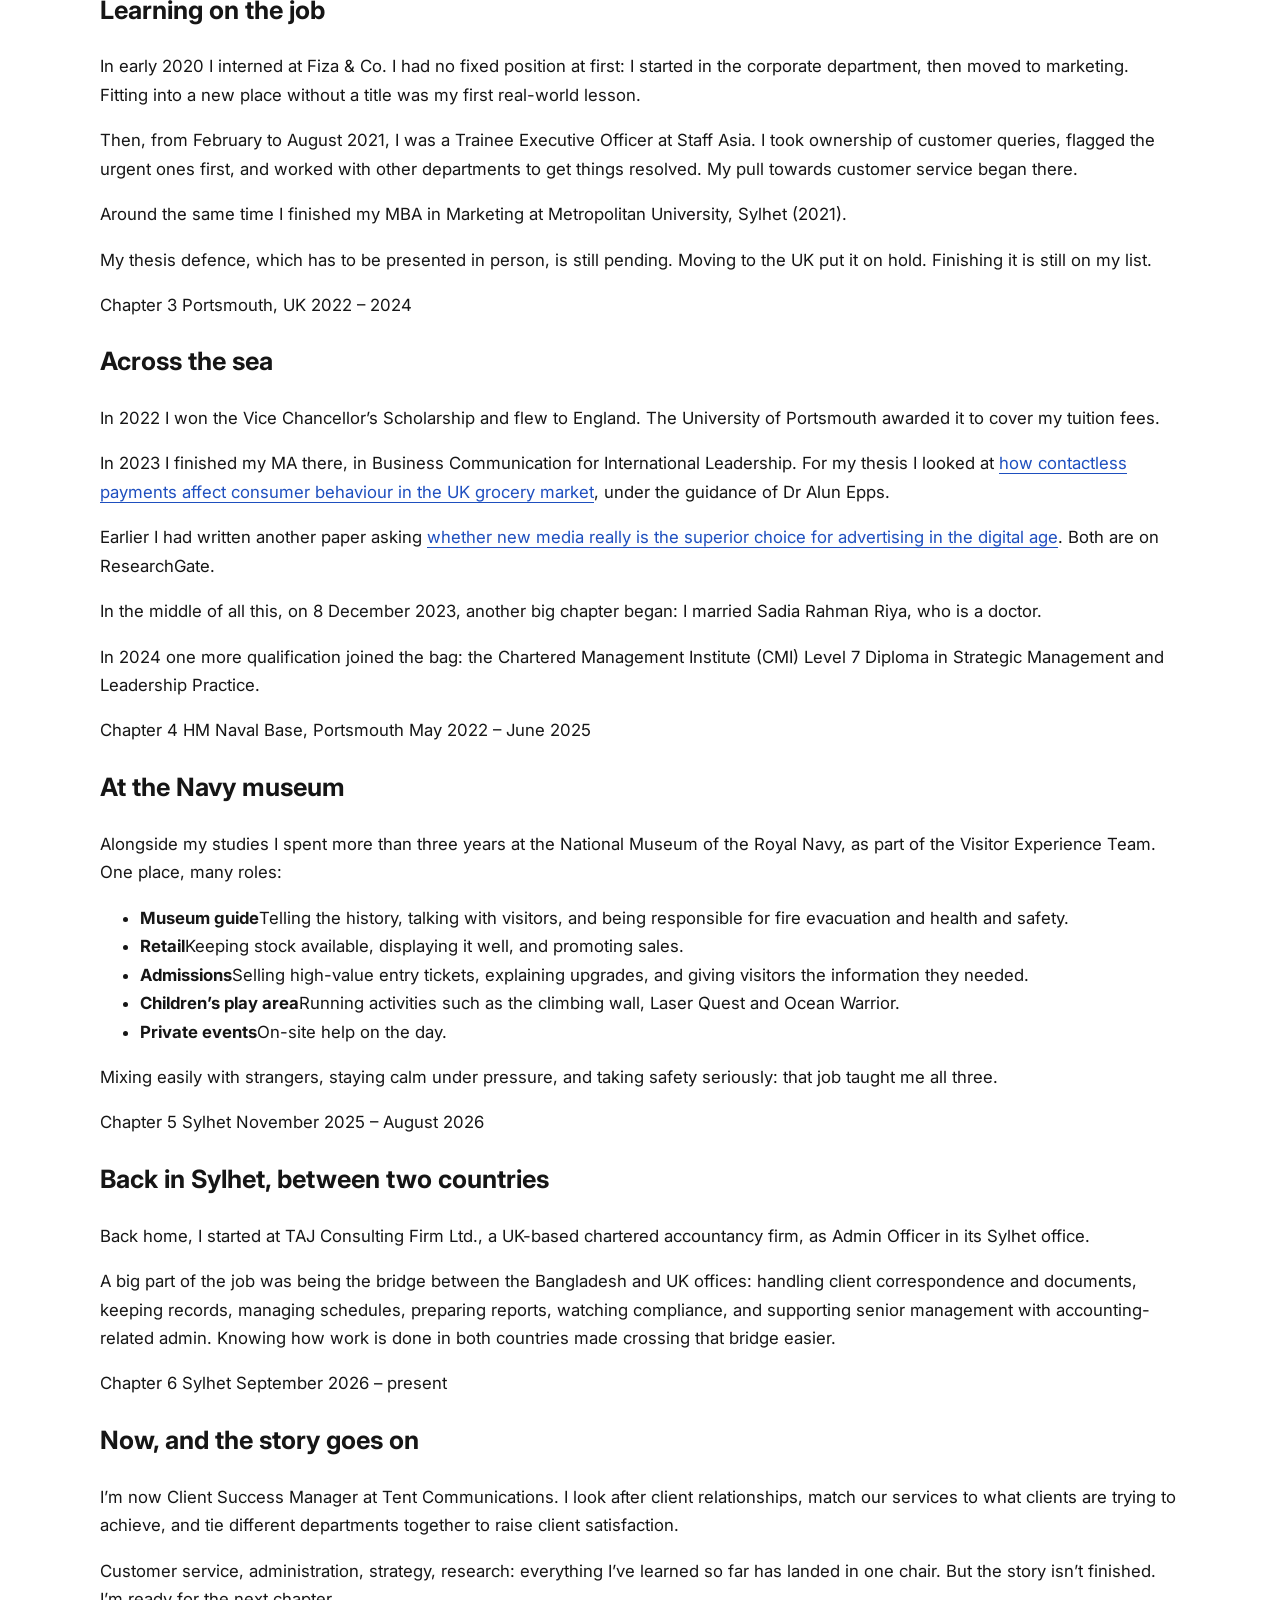
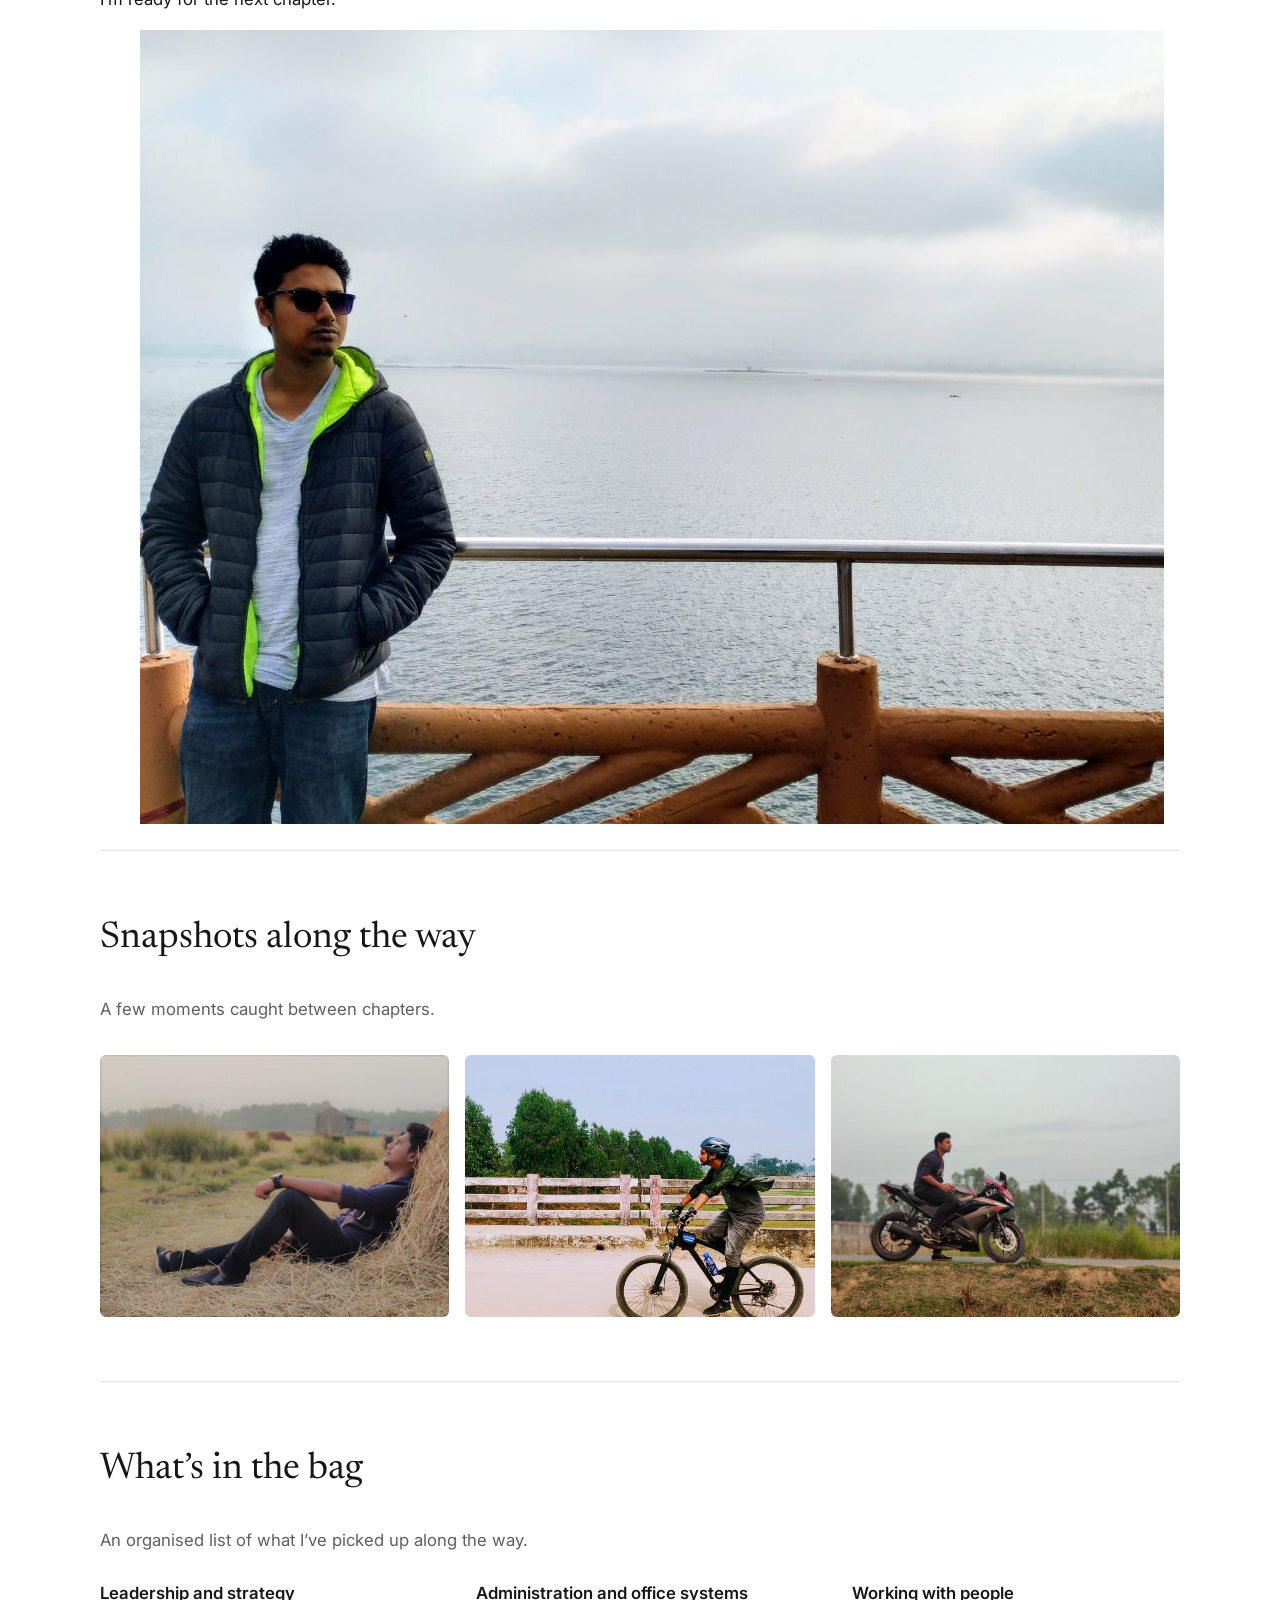
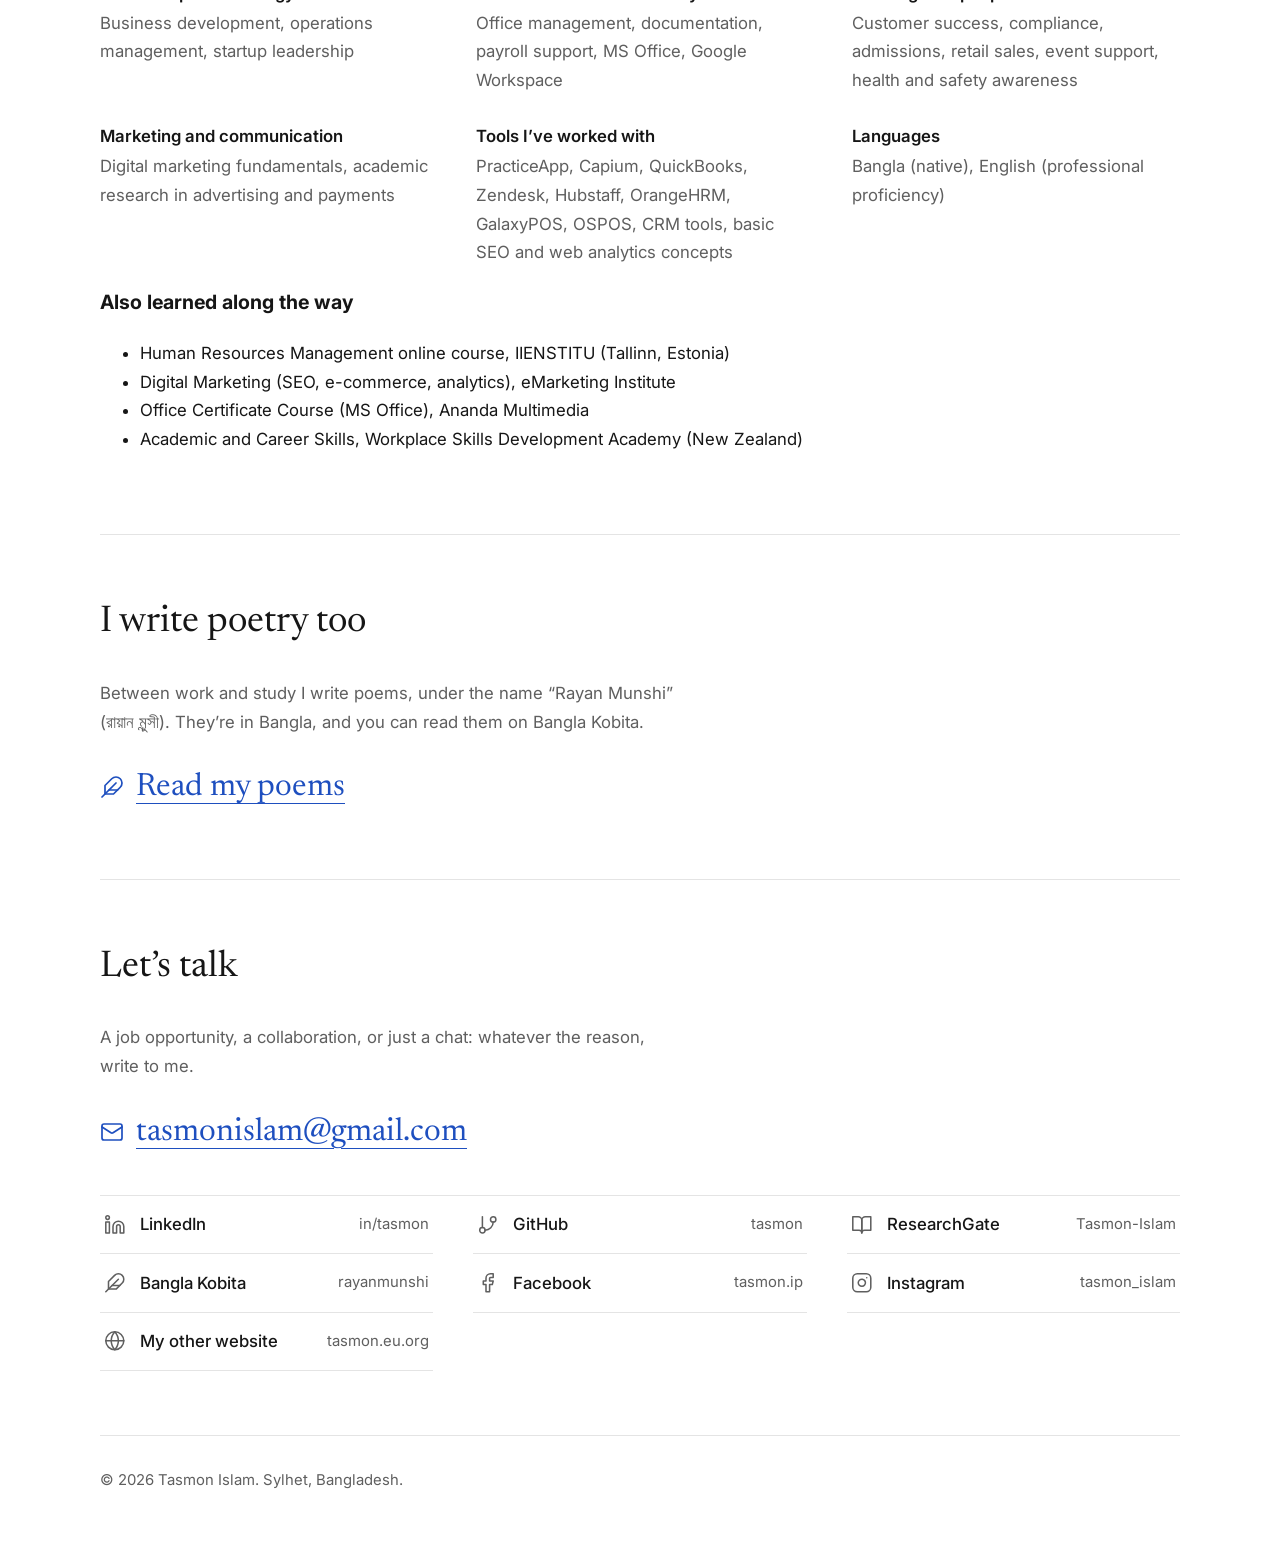
<file: en/index.html>
<!DOCTYPE html>
<html lang="en">
<head>
<meta charset="utf-8">
<meta name="viewport" content="width=device-width, initial-scale=1">
<title>Tasmon Islam (Pranta) — a story in chapters</title>
<meta name="description" content="From Brahmanbaria to Sylhet, through Portsmouth and back to Sylhet: the studies, work and lessons of Tasmon Islam.">
<meta name="theme-color" content="#FFFFFF" media="(prefers-color-scheme: light)">
<meta name="theme-color" content="#111111" media="(prefers-color-scheme: dark)">
<link rel="canonical" href="https://তাসমুন.পাতা.বাংলা/en/">
<link rel="alternate" hreflang="bn" href="https://তাসমুন.পাতা.বাংলা/">
<link rel="alternate" hreflang="en" href="https://তাসমুন.পাতা.বাংলা/en/">
<link rel="alternate" hreflang="x-default" href="https://তাসমুন.পাতা.বাংলা/">
<meta property="og:type" content="website">
<meta property="og:locale" content="en_US">
<meta property="og:locale:alternate" content="bn_BD">
<meta property="og:title" content="Tasmon Islam — a story in chapters">
<meta property="og:description" content="From Brahmanbaria to Sylhet, through Portsmouth and back to Sylhet.">
<meta property="og:url" content="https://তাসমুন.পাতা.বাংলা/en/">
<link rel="icon" href="data:image/svg+xml,%3Csvg xmlns='http://www.w3.org/2000/svg' viewBox='0 0 64 64'%3E%3Crect width='64' height='64' rx='14' fill='%23161616'/%3E%3Ctext x='32' y='46' font-size='40' text-anchor='middle' fill='%23FFFFFF' font-family='serif'%3ET%3C/text%3E%3C/svg%3E">
<link rel="preconnect" href="https://fonts.googleapis.com">
<link rel="preconnect" href="https://fonts.gstatic.com" crossorigin>
<link href="https://fonts.googleapis.com/css2?family=Inter:wght@400;500;600&family=Newsreader:ital,wght@0,400;0,500;1,400&display=swap" rel="stylesheet">
<link rel="stylesheet" href="/style.css">
<script>try{var t=localStorage.getItem('theme');if(t==='dark'||t==='light')document.documentElement.setAttribute('data-theme',t)}catch(e){}</script>
</head>
<body>

<header class="wrap top">
  <a class="name" href="#top">Tasmon Islam</a>
  <div class="tools">
    <nav aria-label="Main menu">
      <a href="#story">Story</a>
      <a href="#toolkit">Toolkit</a>
      <a href="#poetry">Poetry</a>
      <a href="#contact">Contact</a>
    </nav>
    <a class="lang" href="/" hreflang="bn" lang="bn">বাংলা</a>
    <button class="theme-btn" type="button" aria-label="Switch between light and dark theme">
        <svg class="i-moon" viewBox="0 0 24 24" fill="none" stroke="currentColor" stroke-width="1.7" stroke-linecap="round" stroke-linejoin="round" aria-hidden="true"><path d="M12 3a6 6 0 0 0 9 9 9 9 0 1 1-9-9Z"/></svg>
        <svg class="i-sun" viewBox="0 0 24 24" fill="none" stroke="currentColor" stroke-width="1.7" stroke-linecap="round" stroke-linejoin="round" aria-hidden="true"><circle cx="12" cy="12" r="4"/><path d="M12 2v2M12 20v2M4.93 4.93l1.41 1.41M17.66 17.66l1.41 1.41M2 12h2M20 12h2M4.93 19.07l1.41-1.41M17.66 6.34l1.41-1.41"/></svg>
      </button>
  </div>
</header>

<main id="top">
  <section class="wrap hero">
    <div class="hero-grid">
    <div>
    <h1>I’m Tasmon. My story began in Brahmanbaria, wandered through Sylhet and Portsmouth, and brought me back to Sylhet.</h1>
    <p>Business, people and communication run through my studies, my work and my curiosity. Here’s the journey, told the way it happened rather than neatly tidied up.</p>

    <div class="route" role="img" aria-label="My route: Brahmanbaria, Sylhet, Portsmouth, then Sylhet again">
      <div class="stop">Brahmanbaria</div>
      <div class="leg"></div>
      <div class="stop">Sylhet</div>
      <div class="leg"></div>
      <div class="stop">Portsmouth</div>
      <div class="leg"></div>
      <div class="stop">Sylhet</div>
    </div>
    </div>
    <figure class="portrait"><img src="/photos/tasmon-1.jpg" alt="Tasmon sitting in a boat on a lake full of water lilies" width="614" height="768" loading="eager" onerror="this.closest('figure').remove()"></figure>
    </div>
  </section>

  <section class="wrap story" id="story" aria-label="My story">

    <article class="chapter">
      <div class="where">
        <span class="ch">Prologue</span>
        <span class="place">Brahmanbaria</span>
        <span class="when">Until September 2015</span>
      </div>
      <div class="body">
        <h2>Where it began</h2>
        <p>I was born and grew up in Brahmanbaria, and my nickname is Pranta (প্রান্ত). I’m the youngest in the family, with one elder brother and two sisters, and my father is a retired government officer.</p>
        <p>School began at Brahmanbaria Mission Primary School at Mission House, founded in 1910. After that came SSC at Annada Government High School and HSC at Brahmanbaria Government College.</p>
        <p>In September 2015, I set off for Sylhet to study further.</p>
      </div>
    </article>

    <article class="chapter">
      <div class="where">
        <span class="ch">Chapter 1</span>
        <span class="place">Sylhet</span>
        <span class="when">2015 – 2020</span>
      </div>
      <div class="body">
        <h2>First steps on campus</h2>
        <p>In Sylhet I enrolled at Army IBA, part of Bangladesh University of Professionals, and studied a BBA in Marketing and MIS. I graduated in 2020.</p>
        <p>I stayed busy outside class too. I was an executive member of the Business Club and the Debate Club, and worked as Campus Coordinator for SERAC Bangladesh. Making an argument, leading a team, persuading someone: my first lessons in all of it came here.</p>
        <p>And my volunteering with Volunteer for Bangladesh goes back many years.</p>
      </div>
    </article>

    <article class="chapter">
      <div class="where">
        <span class="ch">Chapter 2</span>
        <span class="place">Sylhet</span>
        <span class="when">2020 – 2021</span>
      </div>
      <div class="body">
        <h2>Learning on the job</h2>
        <p>In early 2020 I interned at Fiza &amp; Co. I had no fixed position at first: I started in the corporate department, then moved to marketing. Fitting into a new place without a title was my first real-world lesson.</p>
        <p>Then, from February to August 2021, I was a Trainee Executive Officer at Staff Asia. I took ownership of customer queries, flagged the urgent ones first, and worked with other departments to get things resolved. My pull towards customer service began there.</p>
        <p>Around the same time I finished my MBA in Marketing at Metropolitan University, Sylhet (2021).</p>
        <p class="aside">My thesis defence, which has to be presented in person, is still pending. Moving to the UK put it on hold. Finishing it is still on my list.</p>
      </div>
    </article>

    <article class="chapter">
      <div class="where">
        <span class="ch">Chapter 3</span>
        <span class="place">Portsmouth, UK</span>
        <span class="when">2022 – 2024</span>
      </div>
      <div class="body">
        <h2>Across the sea</h2>
        <p>In 2022 I won the Vice Chancellor’s Scholarship and flew to England. The University of Portsmouth awarded it to cover my tuition fees.</p>
        <p>In 2023 I finished my MA there, in Business Communication for International Leadership. For my thesis I looked at <a href="http://dx.doi.org/10.13140/RG.2.2.30650.36805" rel="noopener">how contactless payments affect consumer behaviour in the UK grocery market</a>, under the guidance of Dr Alun Epps.</p>
        <p>Earlier I had written another paper asking <a href="http://dx.doi.org/10.13140/RG.2.2.19047.56482" rel="noopener">whether new media really is the superior choice for advertising in the digital age</a>. Both are on ResearchGate.</p>
        <p>In the middle of all this, on 8 December 2023, another big chapter began: I married Sadia Rahman Riya, who is a doctor.</p>
        <p>In 2024 one more qualification joined the bag: the Chartered Management Institute (CMI) Level 7 Diploma in Strategic Management and Leadership Practice.</p>
      </div>
    </article>

    <article class="chapter">
      <div class="where">
        <span class="ch">Chapter 4</span>
        <span class="place">HM Naval Base, Portsmouth</span>
        <span class="when">May 2022 – June 2025</span>
      </div>
      <div class="body">
        <h2>At the Navy museum</h2>
        <p>Alongside my studies I spent more than three years at the National Museum of the Royal Navy, as part of the Visitor Experience Team. One place, many roles:</p>
        <ul class="roles">
          <li><b>Museum guide</b>Telling the history, talking with visitors, and being responsible for fire evacuation and health and safety.</li>
          <li><b>Retail</b>Keeping stock available, displaying it well, and promoting sales.</li>
          <li><b>Admissions</b>Selling high-value entry tickets, explaining upgrades, and giving visitors the information they needed.</li>
          <li><b>Children’s play area</b>Running activities such as the climbing wall, Laser Quest and Ocean Warrior.</li>
          <li><b>Private events</b>On-site help on the day.</li>
        </ul>
        <p>Mixing easily with strangers, staying calm under pressure, and taking safety seriously: that job taught me all three.</p>
      </div>
    </article>

    <article class="chapter">
      <div class="where">
        <span class="ch">Chapter 5</span>
        <span class="place">Sylhet</span>
        <span class="when">November 2025 – August 2026</span>
      </div>
      <div class="body">
        <h2>Back in Sylhet, between two countries</h2>
        <p>Back home, I started at TAJ Consulting Firm Ltd., a UK-based chartered accountancy firm, as Admin Officer in its Sylhet office.</p>
        <p>A big part of the job was being the bridge between the Bangladesh and UK offices: handling client correspondence and documents, keeping records, managing schedules, preparing reports, watching compliance, and supporting senior management with accounting-related admin. Knowing how work is done in both countries made crossing that bridge easier.</p>
      </div>
    </article>

    <article class="chapter now">
      <div class="where">
        <span class="ch">Chapter 6</span>
        <span class="place">Sylhet</span>
        <span class="when">September 2026 – present</span>
      </div>
      <div class="body">
        <h2>Now, and the story goes on</h2>
        <p>I’m now Client Success Manager at Tent Communications. I look after client relationships, match our services to what clients are trying to achieve, and tie different departments together to raise client satisfaction.</p>
        <p>Customer service, administration, strategy, research: everything I’ve learned so far has landed in one chair. But the story isn’t finished. I’m ready for the next chapter.</p>
        <figure class="inline-photo"><img src="/photos/tasmon-2.jpg" alt="Tasmon standing in front of a wide stretch of water" width="1024" height="794" loading="lazy" onerror="this.closest('figure').remove()"></figure>
      </div>
    </article>
  </section>

    <section class="wrap sec" id="photos">
    <h2>Snapshots along the way</h2>
    <p class="lead">A few moments caught between chapters.</p>
    <div class="gallery">
      <figure><img src="/photos/gallery-1.jpg" alt="Tasmon resting against a haystack" loading="lazy" width="1024" height="768"></figure>
      <figure><img src="/photos/gallery-2.jpg" alt="Tasmon cycling along a village road" loading="lazy" width="1024" height="471"></figure>
      <figure><img src="/photos/gallery-3.jpg" alt="Tasmon on a motorbike, looking into the distance" loading="lazy" width="1024" height="768"></figure>
    </div>
  </section>

  <section class="wrap sec" id="toolkit">
    <h2>What’s in the bag</h2>
    <p class="lead">An organised list of what I’ve picked up along the way.</p>
    <dl class="bag">
      <div><dt>Leadership and strategy</dt><dd>Business development, operations management, startup leadership</dd></div>
      <div><dt>Administration and office systems</dt><dd>Office management, documentation, payroll support, MS Office, Google Workspace</dd></div>
      <div><dt>Working with people</dt><dd>Customer success, compliance, admissions, retail sales, event support, health and safety awareness</dd></div>
      <div><dt>Marketing and communication</dt><dd>Digital marketing fundamentals, academic research in advertising and payments</dd></div>
      <div><dt>Tools I’ve worked with</dt><dd>PracticeApp, Capium, QuickBooks, Zendesk, Hubstaff, OrangeHRM, GalaxyPOS, OSPOS, CRM tools, basic SEO and web analytics concepts</dd></div>
      <div><dt>Languages</dt><dd>Bangla (native), English (professional proficiency)</dd></div>
    </dl>

    <div class="learned">
      <h3>Also learned along the way</h3>
      <ul>
        <li>Human Resources Management online course, IIENSTITU (Tallinn, Estonia)</li>
        <li>Digital Marketing (SEO, e-commerce, analytics), eMarketing Institute</li>
        <li>Office Certificate Course (MS Office), Ananda Multimedia</li>
        <li>Academic and Career Skills, Workplace Skills Development Academy (New Zealand)</li>
      </ul>
    </div>
  </section>

  <section class="wrap sec" id="poetry">
    <h2>I write poetry too</h2>
    <p class="lead">Between work and study I write poems, under the name “Rayan Munshi” (রায়ান মুন্সী). They’re in Bangla, and you can read them on Bangla Kobita.</p>
    <div class="mail-row"><svg class="ico" viewBox="0 0 24 24" aria-hidden="true"><path d="M20.24 12.24a6 6 0 0 0-8.49-8.49L5 10.5V19h8.5z"/><line x1="16" y1="8" x2="2" y2="22"/><line x1="17.5" y1="15" x2="9" y2="15"/></svg><a class="mail" href="https://www.bangla-kobita.com/rayanmunshi/" rel="me noopener">Read my poems</a></div>
  </section>

  <section class="wrap sec" id="contact">
    <h2>Let’s talk</h2>
    <p class="lead">A job opportunity, a collaboration, or just a chat: whatever the reason, write to me.</p>
    <div class="mail-row"><svg class="ico" viewBox="0 0 24 24" aria-hidden="true"><rect x="2" y="4" width="20" height="16" rx="2"/><path d="m22 7-8.97 5.7a1.94 1.94 0 0 1-2.06 0L2 7"/></svg><a class="mail" href="mailto:tasmonislam@gmail.com">tasmonislam@gmail.com</a></div>

    <ul class="links">
      <li><a href="https://www.linkedin.com/in/tasmon/" rel="me noopener"><svg class="ico" viewBox="0 0 24 24" aria-hidden="true"><path d="M16 8a6 6 0 0 1 6 6v7h-4v-7a2 2 0 0 0-2-2 2 2 0 0 0-2 2v7h-4v-7a6 6 0 0 1 6-6z"/><rect x="2" y="9" width="4" height="12"/><circle cx="4" cy="4" r="2"/></svg><b>LinkedIn</b> <span>in/tasmon</span></a></li>
      <li><a href="http://github.com/tasmon" rel="me noopener"><svg class="ico" viewBox="0 0 24 24" aria-hidden="true"><line x1="6" y1="3" x2="6" y2="15"/><circle cx="18" cy="6" r="3"/><circle cx="6" cy="18" r="3"/><path d="M18 9a9 9 0 0 1-9 9"/></svg><b>GitHub</b> <span>tasmon</span></a></li>
      <li><a href="https://www.researchgate.net/profile/Tasmon-Islam" rel="me noopener"><svg class="ico" viewBox="0 0 24 24" aria-hidden="true"><path d="M2 3h6a4 4 0 0 1 4 4v14a3 3 0 0 0-3-3H2z"/><path d="M22 3h-6a4 4 0 0 0-4 4v14a3 3 0 0 1 3-3h7z"/></svg><b>ResearchGate</b> <span>Tasmon-Islam</span></a></li>
      <li><a href="https://www.bangla-kobita.com/rayanmunshi/" rel="me noopener"><svg class="ico" viewBox="0 0 24 24" aria-hidden="true"><path d="M20.24 12.24a6 6 0 0 0-8.49-8.49L5 10.5V19h8.5z"/><line x1="16" y1="8" x2="2" y2="22"/><line x1="17.5" y1="15" x2="9" y2="15"/></svg><b>Bangla Kobita</b> <span>rayanmunshi</span></a></li>
      <li><a href="https://www.facebook.com/tasmon.ip" rel="me noopener"><svg class="ico" viewBox="0 0 24 24" aria-hidden="true"><path d="M18 2h-3a5 5 0 0 0-5 5v3H7v4h3v8h4v-8h3l1-4h-4V7a1 1 0 0 1 1-1h3z"/></svg><b>Facebook</b> <span>tasmon.ip</span></a></li>
      <li><a href="https://www.instagram.com/tasmon_islam/" rel="me noopener"><svg class="ico" viewBox="0 0 24 24" aria-hidden="true"><rect x="2" y="2" width="20" height="20" rx="5"/><path d="M16 11.37A4 4 0 1 1 12.63 8 4 4 0 0 1 16 11.37z"/><line x1="17.5" y1="6.5" x2="17.51" y2="6.5"/></svg><b>Instagram</b> <span>tasmon_islam</span></a></li>
      <li><a href="https://tasmon.eu.org" rel="me noopener"><svg class="ico" viewBox="0 0 24 24" aria-hidden="true"><circle cx="12" cy="12" r="10"/><line x1="2" y1="12" x2="22" y2="12"/><path d="M12 2a15.3 15.3 0 0 1 4 10 15.3 15.3 0 0 1-4 10 15.3 15.3 0 0 1-4-10 15.3 15.3 0 0 1 4-10z"/></svg><b>My other website</b> <span>tasmon.eu.org</span></a></li>
    </ul>
  </section>
</main>

<footer class="wrap">
  © 2026 Tasmon Islam. Sylhet, Bangladesh.
</footer>

<script src="/theme.js" defer></script>
</body>
</html>
</file>
<file: style.css>
:root {
  --bg: #FFFFFF;
  --ink: #161616;
  --muted: #5F5F5F;
  --line: #E4E4E4;
  --wash: #F5F5F5;
  --accent: #1E4FBF;
  --serif: "Newsreader", Georgia, "Times New Roman", serif;
  --sans: "Inter", system-ui, -apple-system, "Segoe UI", sans-serif;
  color-scheme: light;
}
:root[data-theme="dark"] {
  --bg: #111111;
  --ink: #EDEDED;
  --muted: #A3A3A3;
  --line: #2C2C2C;
  --wash: #1A1A1A;
  --accent: #8AB4F8;
  color-scheme: dark;
}
html[lang="bn"] {
  --serif: "Tiro Bangla", "Noto Serif Bengali", "Kalpurush", serif;
  --sans: "Hind Siliguri", "Noto Sans Bengali", "Nirmala UI", system-ui, sans-serif;
}

*, *::before, *::after { box-sizing: border-box; }
html { scroll-behavior: smooth; -webkit-text-size-adjust: 100%; scroll-padding-top: 1rem; }
body { margin: 0; background: var(--bg); color: var(--ink); font-family: var(--sans); font-size: 1.05rem; line-height: 1.7; }
html[lang="bn"] body { font-size: 1.125rem; line-height: 1.9; }
a { color: var(--accent); text-decoration-thickness: 1px; text-underline-offset: 0.25em; }
a:hover { text-decoration-thickness: 2px; }
:focus-visible { outline: 3px solid var(--accent); outline-offset: 3px; border-radius: 2px; }
.wrap { width: min(1080px, 100% - 2.5rem); margin-inline: auto; }

/* header */
.top { display: flex; justify-content: space-between; align-items: center; padding-block: 1.25rem; gap: 1rem; flex-wrap: wrap; }
.top .name { font-family: var(--serif); font-size: 1.3rem; color: var(--ink); text-decoration: none; }
.top .tools { display: flex; align-items: center; gap: 1.25rem; }
.top nav { display: flex; gap: 1.4rem; }
.top nav a { color: var(--muted); text-decoration: none; font-size: .97rem; }
.top nav a:hover { color: var(--accent); text-decoration: underline; }
.top .lang { color: var(--ink); text-decoration: none; font-size: .93rem; border: 1px solid var(--line); border-radius: 999px; padding: .1rem .85rem; line-height: 1.7; }
.top .lang:hover { border-color: var(--accent); color: var(--accent); }
.theme-btn { appearance: none; background: none; border: 1px solid var(--line); color: var(--ink); width: 2.25rem; height: 2.25rem; border-radius: 50%; cursor: pointer; padding: 0; display: grid; place-items: center; }
.theme-btn:hover { border-color: var(--accent); color: var(--accent); }
.theme-btn svg { width: 1.1rem; height: 1.1rem; }
.theme-btn .i-sun { display: none; }
.theme-btn[data-mode="dark"] .i-sun { display: block; }
.theme-btn[data-mode="dark"] .i-moon { display: none; }

/* hero */
.hero { padding-block: clamp(2.5rem, 7vw, 5.5rem) clamp(2.5rem, 6vw, 4.5rem); }
.hero-grid { display: grid; grid-template-columns: 1fr; gap: 2.5rem; }
.hero-grid:has(.portrait) { grid-template-columns: minmax(0, 1fr) 280px; align-items: center; }
.hero h1 { font-family: var(--serif); font-weight: 400; font-size: clamp(2.6rem, 6.5vw, 4.6rem); line-height: 1.1; letter-spacing: -.015em; margin: 0 0 .6rem; }
html[lang="bn"] .hero h1 { line-height: 1.35; letter-spacing: 0; }
.hero .role { font-size: 1.3rem; margin: 0 0 1.25rem; color: var(--accent); font-weight: 500; }
.hero .summary { max-width: 38rem; margin: 0 0 1.75rem; color: var(--muted); font-size: 1.12rem; }
.actions { display: flex; gap: .75rem; flex-wrap: wrap; }
.btn { display: inline-flex; align-items: center; gap: .55rem; padding: .6rem 1.2rem; border-radius: 6px; text-decoration: none; font-weight: 500; font-size: .98rem; border: 1px solid var(--ink); line-height: 1.5; }
.btn .ico { width: 1.1rem; height: 1.1rem; }
.btn.primary { background: var(--ink); color: var(--bg); }
.btn.primary:hover { opacity: .88; }
.btn.ghost { color: var(--ink); background: transparent; }
.btn.ghost:hover { border-color: var(--accent); color: var(--accent); }
.facts { display: flex; flex-wrap: wrap; gap: 1.25rem 3rem; margin: 2.5rem 0 0; padding-top: 1.5rem; border-top: 1px solid var(--line); }
.facts dt { color: var(--muted); font-size: .88rem; }
.facts dd { margin: 0; font-weight: 500; }
.portrait { margin: 0; }
.portrait img { display: block; width: 100%; height: auto; aspect-ratio: 4 / 5; object-fit: cover; object-position: 50% 30%; border-radius: 6px; background: var(--wash); }

/* sections */
.sec { padding-block: clamp(2.5rem, 6vw, 4rem); border-top: 1px solid var(--line); }
.sec > h2 { font-family: var(--serif); font-weight: 400; font-size: clamp(1.7rem, 3.4vw, 2.3rem); line-height: 1.3; margin: 0 0 2rem; }
.about { max-width: 44rem; margin: 0; }
.entry { display: grid; grid-template-columns: 200px minmax(0, 1fr); column-gap: 3rem; padding-block: 1.6rem; border-top: 1px solid var(--line); }
.entry:first-of-type { border-top: 0; padding-top: 0; }
.entry .when { color: var(--muted); font-size: .95rem; padding-top: .3rem; }
.entry h3 { font-size: 1.15rem; font-weight: 600; margin: 0; line-height: 1.5; }
.entry .org { margin: 0 0 .6rem; color: var(--muted); }
.entry ul { margin: 0; padding-left: 1.1rem; }
.entry li { margin-bottom: .35rem; max-width: 46rem; }
.entry p.note { margin: .6rem 0 0; color: var(--muted); font-size: .97rem; max-width: 46rem; }
.entry .tag { display: inline-block; font-size: .85rem; color: var(--accent); border: 1px solid var(--line); border-radius: 999px; padding: 0 .65rem; margin-left: .5rem; vertical-align: .1em; line-height: 1.6; font-weight: 400; }

.bag { display: grid; grid-template-columns: repeat(auto-fit, minmax(260px, 1fr)); gap: 1.75rem 3rem; margin: 0; }
.bag dt { font-weight: 600; margin-bottom: .1rem; }
.bag dd { margin: 0; color: var(--muted); }
.cert { margin-top: 2.5rem; max-width: 44rem; }
.cert h3 { font-size: 1.05rem; font-weight: 600; margin: 0 0 .5rem; }
.cert ul { margin: 0; padding-left: 1.1rem; }
.cert li { margin-bottom: .3rem; }

.gallery { display: grid; grid-template-columns: repeat(3, minmax(0, 1fr)); gap: 1rem; margin: 2rem 0 0; }
.gallery figure { margin: 0; }
.gallery img { display: block; width: 100%; height: auto; aspect-ratio: 4 / 3; object-fit: cover; border-radius: 6px; background: var(--wash); }
.gallery figure:nth-child(2) img { object-position: 60% 90%; }
.beyond { max-width: 44rem; margin: 0; }

/* contact */
.mail-row { display: flex; align-items: center; gap: .75rem; flex-wrap: wrap; }
.mail-row .ico { width: 1.5rem; height: 1.5rem; color: var(--accent); }
.mail { font-family: var(--serif); font-size: clamp(1.4rem, 3.4vw, 2rem); overflow-wrap: anywhere; }
.lead { color: var(--muted); max-width: 36rem; margin: 0 0 1.5rem; }
.ico { width: 1.35rem; height: 1.35rem; fill: none; stroke: currentColor; stroke-width: 1.7; stroke-linecap: round; stroke-linejoin: round; flex: none; }
.links { list-style: none; padding: 0; margin: 2.25rem 0 0; display: grid; grid-template-columns: repeat(auto-fit, minmax(min(100%, 320px), 1fr)); column-gap: 2.5rem; border-top: 1px solid var(--line); }
.links li { border-bottom: 1px solid var(--line); }
.links a { display: grid; grid-template-columns: 1.35rem 1fr auto; align-items: center; gap: .9rem; padding: .9rem .25rem; text-decoration: none; color: var(--ink); }
.links a .ico { color: var(--muted); }
.links a:hover { color: var(--accent); background: var(--wash); }
.links a:hover .ico { color: var(--accent); }
.links b { font-weight: 500; white-space: nowrap; }
.links a span { color: var(--muted); font-size: .93rem; direction: ltr; white-space: nowrap; }

footer { padding-block: 2rem 3rem; color: var(--muted); font-size: .93rem; border-top: 1px solid var(--line); }

@media (max-width: 800px) {
  .hero-grid:has(.portrait) { grid-template-columns: 1fr; }
  .portrait { max-width: 240px; order: -1; }
  .entry { display: block; }
  .entry .when { padding: 0 0 .25rem; }
  .gallery { grid-template-columns: 1fr; }
}
@media (max-width: 640px) {
  .top .tools { width: 100%; justify-content: space-between; flex-wrap: wrap; gap: .75rem 1rem; }
  .top nav { gap: .5rem 1rem; flex-wrap: wrap; }
}
@media (prefers-reduced-motion: reduce) { html { scroll-behavior: auto; } }
</file>
